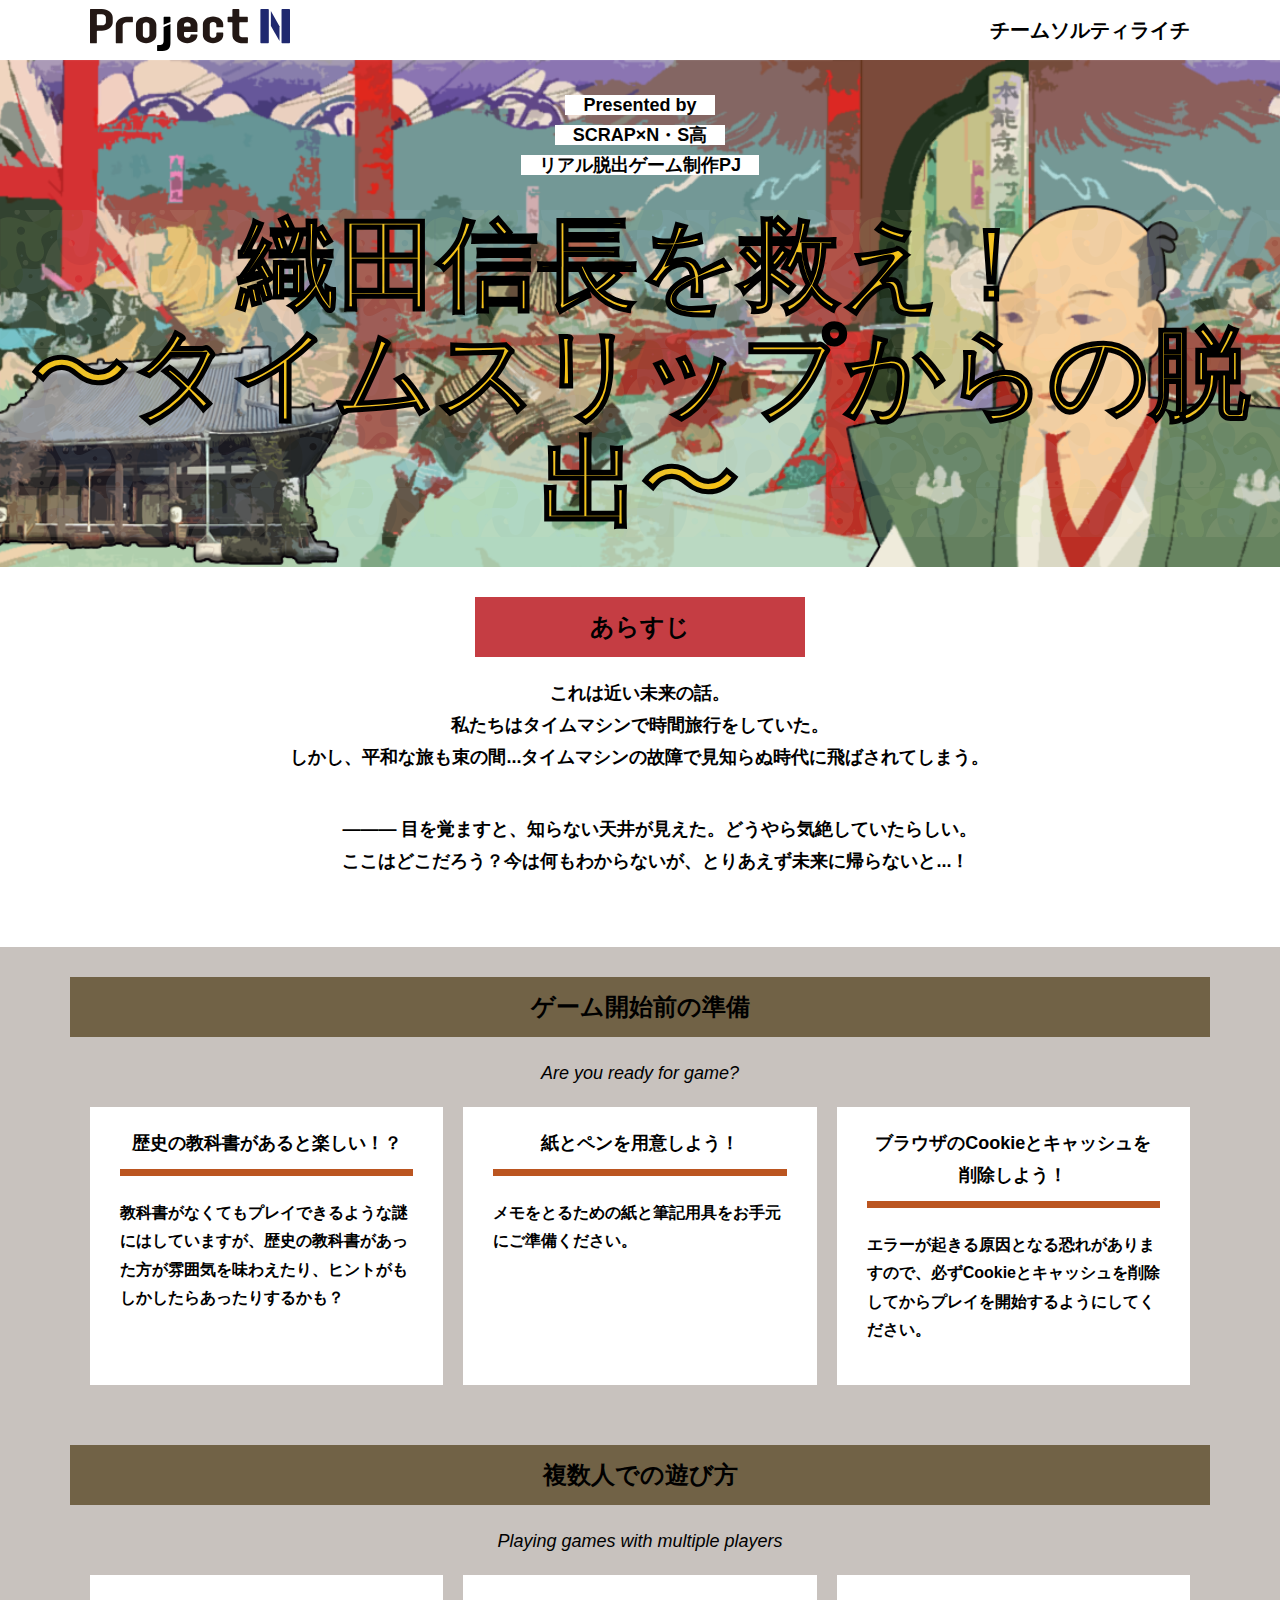
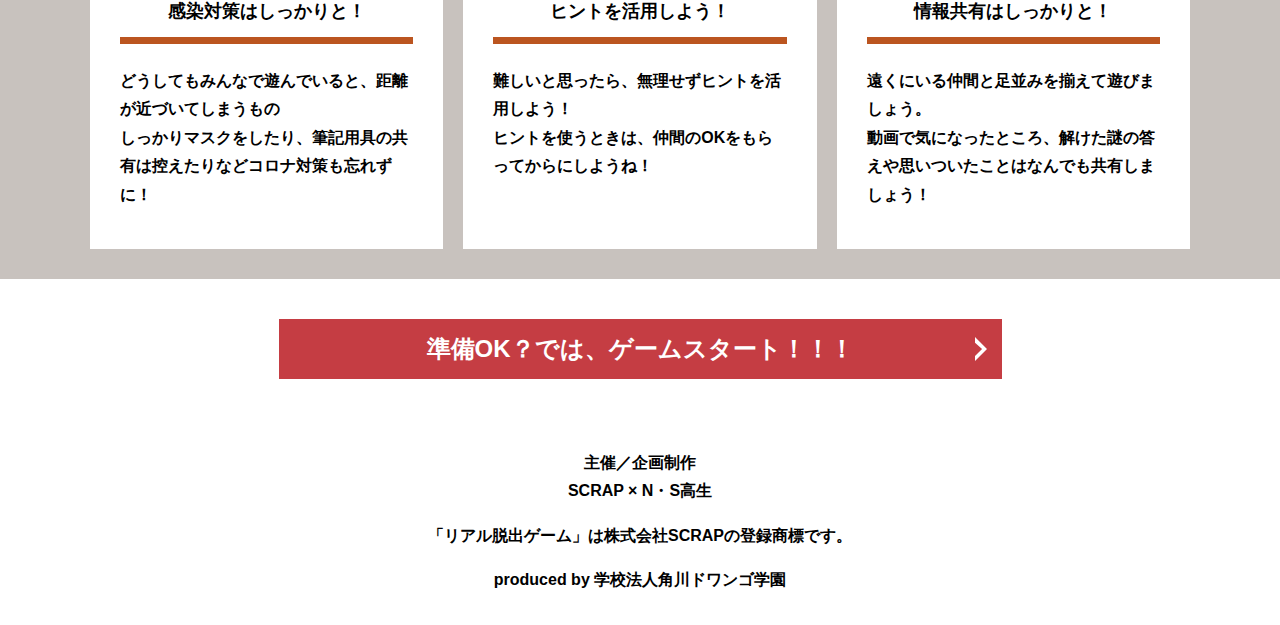
<file: index.html>
<!DOCTYPE html>
<html lang="en">
<head>
  <meta charset="UTF-8">
  <meta http-equiv="X-UA-Compatible" content="IE=edge">
  <meta name="viewport" content="width=device-width, initial-scale=1.0">
  <title>織田信長を救え！〜タイムリープからの脱出〜 │ Project N</title>
  <link rel="stylesheet" href="assets/css/normalize.css">
  <link rel="stylesheet" href="assets/css/style.css">
</head>
<body>
  <svg width="0" height="0" class="hidden">
    <symbol xmlns="http://www.w3.org/2000/svg" viewBox="0 0 12.47 24.94" id="arrow" class="arrow_svg">
      <title>arrow</title>
      <polygon points="0 24.94 0 19.66 7.35 12.47 0 5.92 0 0 12.47 12.47 0 24.94"/>
    </symbol>
  </svg>
  <header class="header">
    <div class="container">
      <div class="header__logo"><img src="assets/images/logo.svg" alt="Project N"></div>
      <div class="header__name">チームソルティライチ</div>
    </div>
  </header>
  <main class="main index-page">
    <!-- タイトルエリア　ここから -->
    <div class="top-image">
      <div class="sub-title"><span class="sub-title__bg">Presented by</span><br><span class="sub-title__bg">SCRAP×N・S高</span><br><span class="sub-title__bg">リアル脱出ゲーム制作PJ</span></div>
      <div class="main-title__wrapper">
        <h1 class="main-title">織田信長を救え！<br>〜タイムスリップからの脱出〜</h1>
<!--         <div class="main-title main-title--shadow">織田信長を救え！<br>〜タイムスリップからの脱出〜</div> -->
        <h1 class="main-title main-title--shadow">織田信長を救え！<br>〜タイムスリップからの脱出〜</h1>
      </div>
    </div>
    <!-- タイトルエリア　ここまで -->
    <section class="section section--story">
      <div class="container">
        <h2 class="section-title section-title--keycolor section-title--story">あらすじ</h2>
        <div class="story">
          <p class="text-center">これは近い未来の話。<br>
            私たちはタイムマシンで時間旅行をしていた。<br>
            しかし、平和な旅も束の間...タイムマシンの故障で見知らぬ時代に飛ばされてしまう。<br></p>

          <div class="story__note__outer bg-color--gray">
            <ul class="story__note">
              ——— 目を覚ますと、知らない天井が見えた。どうやら気絶していたらしい。<br>
              ここはどこだろう？今は何もわからないが、とりあえず未来に帰らないと...！</li>
            </ul>
          </div>
      </div>
    </section>
    <section class="section bg-color--keycolor"> 
      <div class="container">
        <h2 class="section-title">ゲーム開始前の準備</h2>
        <p class="font-eng text-center">Are you ready for game?</p>
        <div class="row">
          <div class="col-3">
            <div class="card">
              <h3 class="card__title">歴史の教科書があると楽しい！？</h3>
              <p class="card__content">教科書がなくてもプレイできるような謎にはしていますが、歴史の教科書があった方が雰囲気を味わえたり、ヒントがもしかしたらあったりするかも？</p>
            </div>
          </div>
          <div class="col-3">
            <div class="card">
              <h3 class="card__title">紙とペンを用意しよう！</h3>
              <p class="card__content">メモをとるための紙と筆記用具をお手元にご準備ください。</p>
            </div>
          </div>
          <div class="col-3">
            <div class="card">
              <h3 class="card__title">ブラウザのCookieとキャッシュを<br>削除しよう！</h3>
              <p class="card__content">エラーが起きる原因となる恐れがありますので、必ずCookieとキャッシュを削除してからプレイを開始するようにしてください。</p>
            </div>
          </div>
        </div>
      </div>
    </section>
    <section class="section bg-color--keycolor">
      <div class="container">
        <h2 class="section-title">複数人での遊び方</h2>
        <p class="font-eng text-center">Playing games with multiple players</p>
        <div class="row">
          <div class="col-3">
            <div class="card">
              <h3 class="card__title">感染対策はしっかりと！</h3>
              <p class="card__content">
                どうしてもみんなで遊んでいると、距離が近づいてしまうもの<br>
                しっかりマスクをしたり、筆記用具の共有は控えたりなどコロナ対策も忘れずに！</p>
            </div>
          </div>
          <div class="col-3">
            <div class="card">
              <h3 class="card__title">ヒントを活用しよう！</h3>
              <p class="card__content">難しいと思ったら、無理せずヒントを活用しよう！<br>
              ヒントを使うときは、仲間のOKをもらってからにしようね！</p>
            </div>
          </div>
          <div class="col-3">
            <div class="card">
              <h3 class="card__title">情報共有はしっかりと！</h3>
              <p class="card__content">遠くにいる仲間と足並みを揃えて遊びましょう。<br>
                動画で気になったところ、解けた謎の答えや思いついたことはなんでも共有しましょう！</p>
            </div>
          </div>
        </div>
      </div>
    </section>
    <section class="section">
      <div class="container">
        <a class="btn" href="main.html">準備OK？では、ゲームスタート！！！<svg class="btn__arrow"><use xlink:href="#arrow"></use></svg></a>
      </div>
    </section>
  </main>
  <footer class="footer section bg-color--gray">
    <div class="container">
      <p class="text-center">主催／企画制作<br>
        SCRAP × N・S高生</p>
      <p class="text-center">「リアル脱出ゲーム」は株式会社SCRAPの登録商標です。</p>
      <p class="text-center">produced by 学校法人角川ドワンゴ学園</p>
    </div>
  </footer>
</body>
</html>
</file>
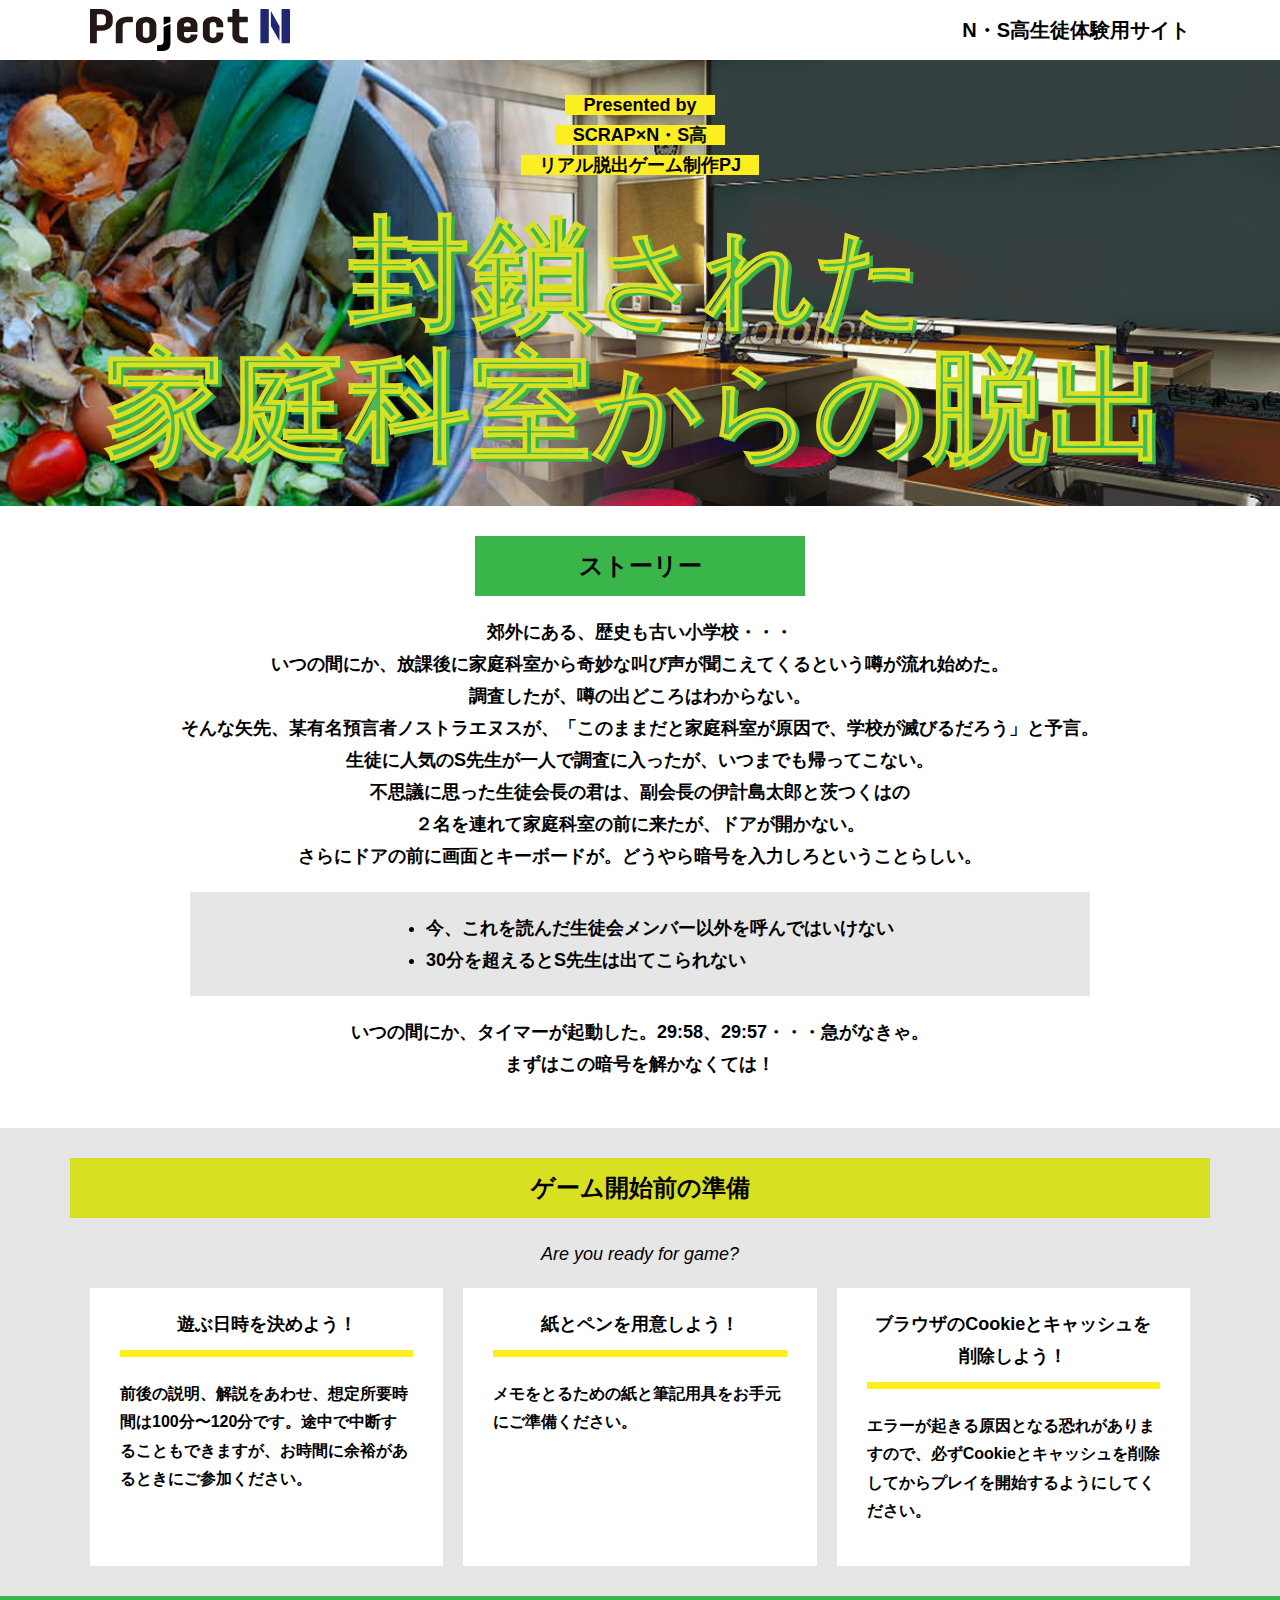
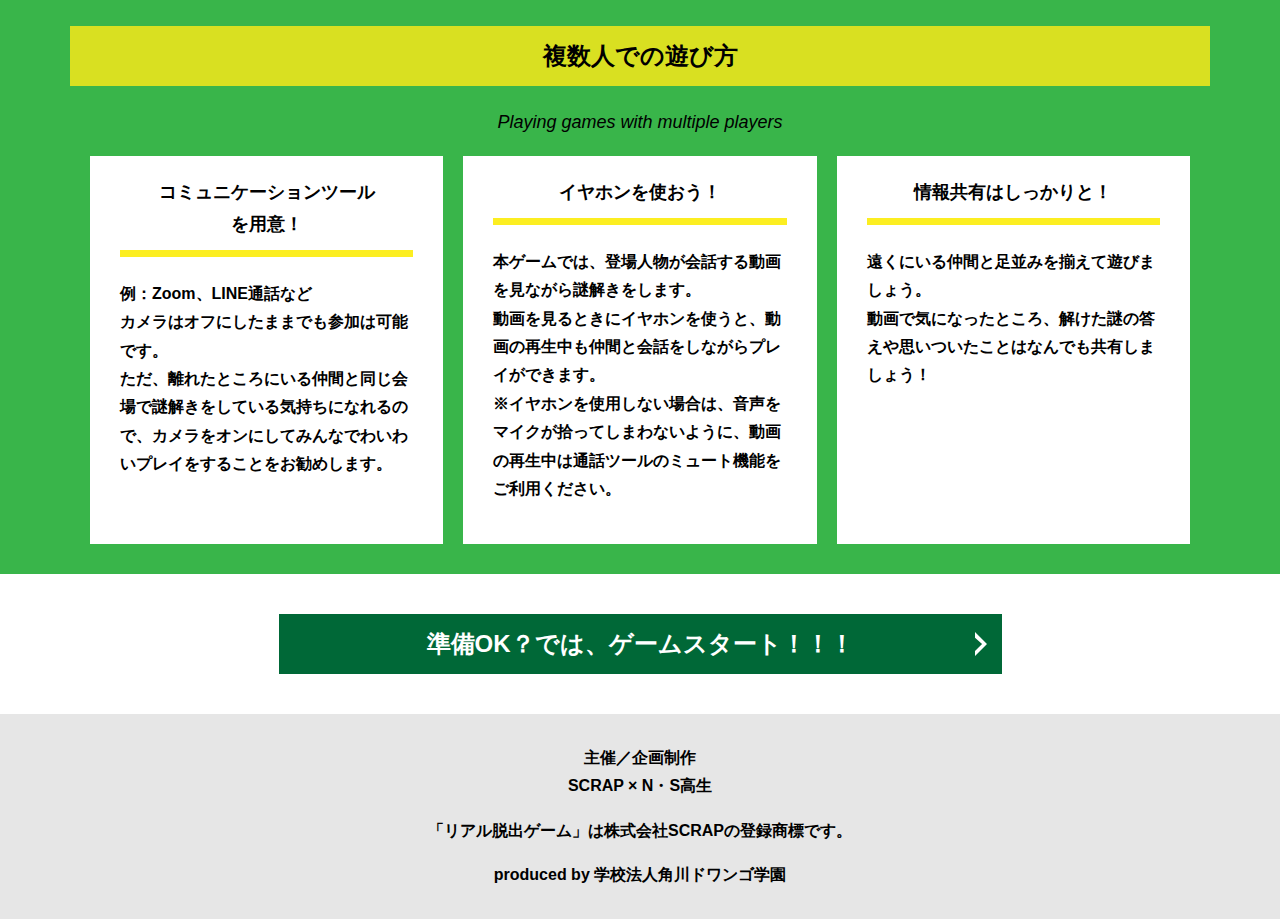
<file: real-escape-game/index.html>
<!DOCTYPE html>
<html lang="en">
<head>
  <meta charset="UTF-8">
  <meta http-equiv="X-UA-Compatible" content="IE=edge">
  <meta name="viewport" content="width=device-width, initial-scale=1.0">
  <title>封鎖された家庭科室からの脱出 │ Project N</title>
  <link rel="stylesheet" href="assets/css/normalize.css">
  <link rel="stylesheet" href="assets/css/style.css">
</head>
<body>
  <svg width="0" height="0" class="hidden">
    <symbol xmlns="http://www.w3.org/2000/svg" viewBox="0 0 12.47 24.94" id="arrow" class="arrow_svg">
      <title>arrow</title>
      <polygon points="0 24.94 0 19.66 7.35 12.47 0 5.92 0 0 12.47 12.47 0 24.94"/>
    </symbol>
  </svg>
  <header class="header">
    <div class="container">
      <div class="header__logo"><img src="assets/images/logo.svg" alt="Project N"></div>
      <div class="header__name">N・S高生徒体験用サイト</div>
    </div>
  </header>
  <main class="main index-page">
    <!-- タイトルエリア　ここから -->
    <div class="top-image">
      <div class="sub-title"><span class="sub-title__bg">Presented by</span><br><span class="sub-title__bg">SCRAP×N・S高</span><br><span class="sub-title__bg">リアル脱出ゲーム制作PJ</span></div>
      <div class="main-title__wrapper">
        <h1 class="main-title">封鎖<span class="main-title--kana">された</span><br>家庭科室<span class="main-title--kana">からの</span>脱出</h1>
        <div class="main-title main-title--shadow">封鎖<span class="main-title--kana">された</span><br>家庭科室<span class="main-title--kana">からの</span>脱出</div>
      </div>
    </div>
    <!-- タイトルエリア　ここまで -->
    <section class="section section--story">
      <div class="container">
        <h2 class="section-title section-title--keycolor section-title--story">ストーリー</h2>
        <div class="story">
          <p class="text-center">郊外にある、歴史も古い小学校・・・<br>
            いつの間にか、放課後に家庭科室から奇妙な叫び声が聞こえてくるという噂が流れ始めた。<br>
            調査したが、噂の出どころはわからない。<br>
            そんな矢先、某有名預言者ノストラエヌスが、「このままだと家庭科室が原因で、学校が滅びるだろう」と予言。<br>
            生徒に人気のS先生が一人で調査に入ったが、いつまでも帰ってこない。<br>
            不思議に思った生徒会長の君は、副会長の伊計島太郎と茨つくはの<br>
            ２名を連れて家庭科室の前に来たが、ドアが開かない。<br>
            さらにドアの前に画面とキーボードが。どうやら暗号を入力しろということらしい。</p>
          <div class="story__note__outer bg-color--gray">
            <ul class="story__note">
              <li>今、これを読んだ生徒会メンバー以外を呼んではいけない</li>
              <li>30分を超えるとS先生は出てこられない</li>
            </ul>
          </div>
          <p class="text-center">いつの間にか、タイマーが起動した。29:58、29:57・・・急がなきゃ。<br>
            まずはこの暗号を解かなくては！</p>
        </div>
      </div>
    </section>
    <section class="section bg-color--gray">
      <div class="container">
        <h2 class="section-title">ゲーム開始前の準備</h2>
        <p class="font-eng text-center">Are you ready for game?</p>
        <div class="row">
          <div class="col-3">
            <div class="card">
              <h3 class="card__title">遊ぶ日時を決めよう！</h3>
              <p class="card__content">前後の説明、解説をあわせ、想定所要時間は100分〜120分です。途中で中断することもできますが、お時間に余裕があるときにご参加ください。</p>
            </div>
          </div>
          <div class="col-3">
            <div class="card">
              <h3 class="card__title">紙とペンを用意しよう！</h3>
              <p class="card__content">メモをとるための紙と筆記用具をお手元にご準備ください。</p>
            </div>
          </div>
          <div class="col-3">
            <div class="card">
              <h3 class="card__title">ブラウザのCookieとキャッシュを<br>削除しよう！</h3>
              <p class="card__content">エラーが起きる原因となる恐れがありますので、必ずCookieとキャッシュを削除してからプレイを開始するようにしてください。</p>
            </div>
          </div>
        </div>
      </div>
    </section>
    <section class="section bg-color--keycolor">
      <div class="container">
        <h2 class="section-title">複数人での遊び方</h2>
        <p class="font-eng text-center">Playing games with multiple players</p>
        <div class="row">
          <div class="col-3">
            <div class="card">
              <h3 class="card__title">コミュニケーションツール<br>を用意！</h3>
              <p class="card__content">例：Zoom、LINE通話など<br>
                カメラはオフにしたままでも参加は可能です。<br>
                ただ、離れたところにいる仲間と同じ会場で謎解きをしている気持ちになれるので、カメラをオンにしてみんなでわいわいプレイをすることをお勧めします。</p>
            </div>
          </div>
          <div class="col-3">
            <div class="card">
              <h3 class="card__title">イヤホンを使おう！</h3>
              <p class="card__content">本ゲームでは、登場人物が会話する動画を見ながら謎解きをします。<br>
                動画を見るときにイヤホンを使うと、動画の再生中も仲間と会話をしながらプレイができます。<br>
                ※イヤホンを使用しない場合は、音声をマイクが拾ってしまわないように、動画の再生中は通話ツールのミュート機能をご利用ください。</p>
            </div>
          </div>
          <div class="col-3">
            <div class="card">
              <h3 class="card__title">情報共有はしっかりと！</h3>
              <p class="card__content">遠くにいる仲間と足並みを揃えて遊びましょう。<br>
                動画で気になったところ、解けた謎の答えや思いついたことはなんでも共有しましょう！</p>
            </div>
          </div>
        </div>
      </div>
    </section>
    <section class="section">
      <div class="container">
        <a class="btn" href="main.html">準備OK？では、ゲームスタート！！！<svg class="btn__arrow"><use xlink:href="#arrow"></use></svg></a>
      </div>
    </section>
  </main>
  <footer class="footer section bg-color--gray">
    <div class="container">
      <p class="text-center">主催／企画制作<br>
        SCRAP × N・S高生</p>
      <p class="text-center">「リアル脱出ゲーム」は株式会社SCRAPの登録商標です。</p>
      <p class="text-center">produced by 学校法人角川ドワンゴ学園</p>
    </div>
  </footer>
</body>
</html>
</file>
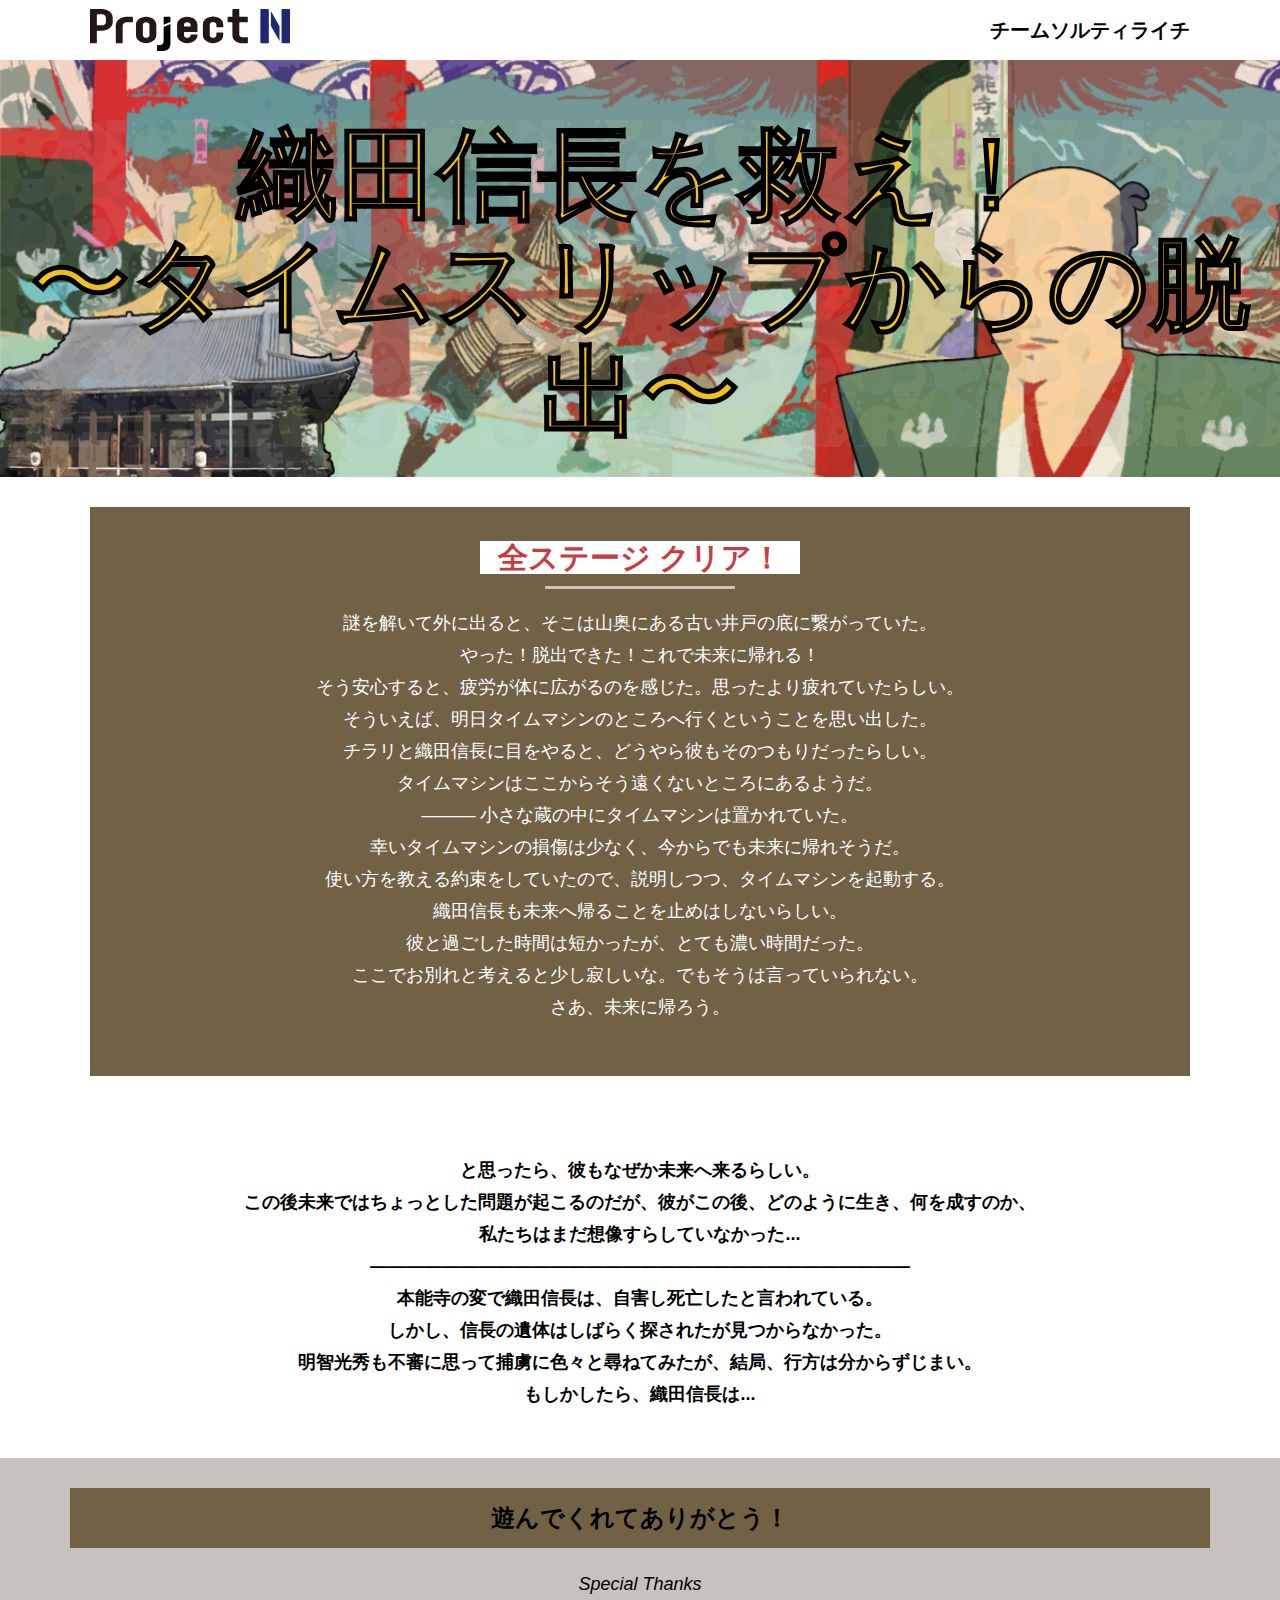
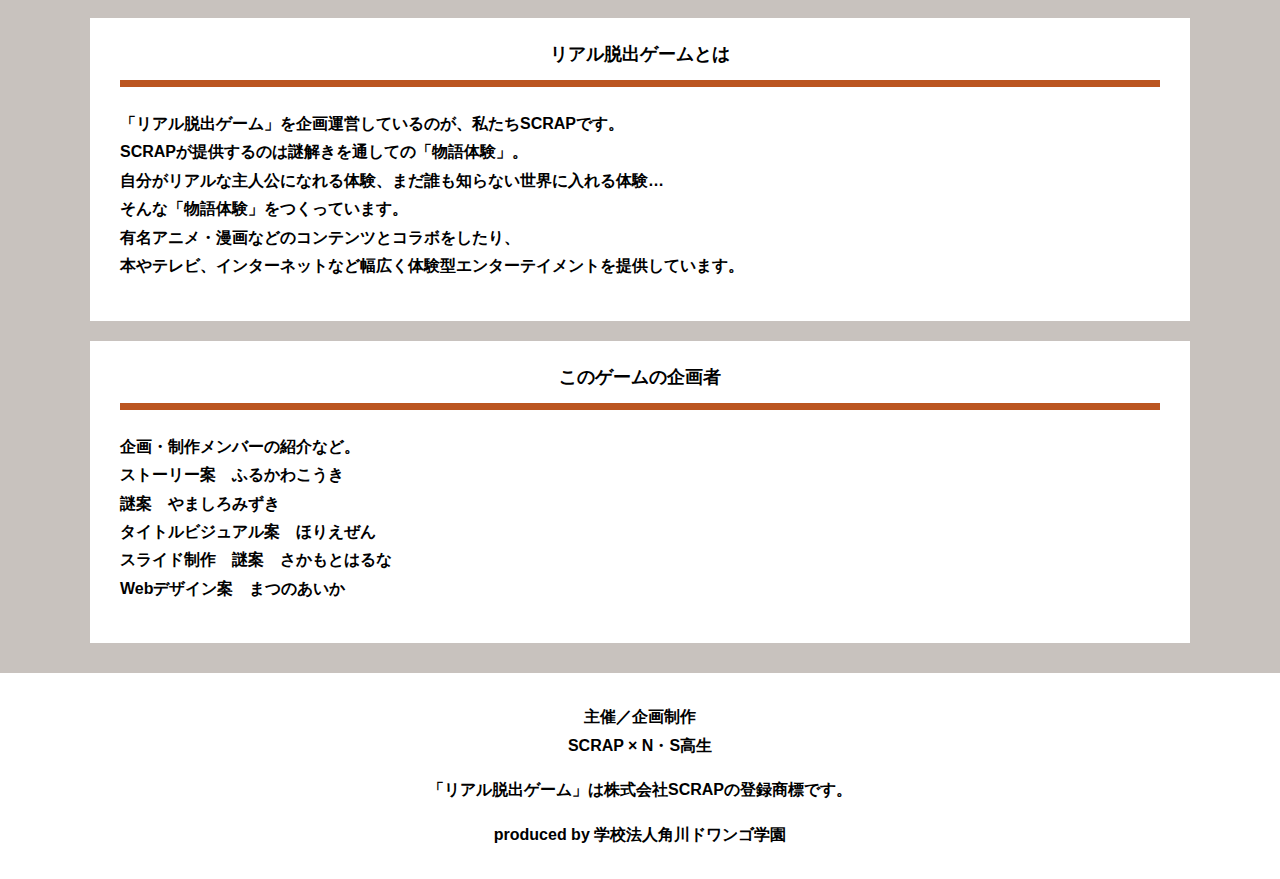
<file: final.html>
<!DOCTYPE html>
<html lang="en">
<head>
  <meta charset="UTF-8">
  <meta http-equiv="X-UA-Compatible" content="IE=edge">
  <meta name="viewport" content="width=device-width, initial-scale=1.0">
  <title>織田信長を救え！〜タイムスリップからの脱出〜 │ Project N</title>
  <link rel="stylesheet" href="assets/css/normalize.css">
  <link rel="stylesheet" href="assets/css/style.css">
</head>
<body>
  <header class="header">
    <div class="container">
      <div class="header__logo"><img src="assets/images/logo.svg" alt="Project N"></div>
      <div class="header__name">チームソルティライチ </div>
    </div>
  </header>
  <main class="main final-page">
    <!-- タイトルエリア　ここから -->
    <div class="top-image">
      <div class="main-title__wrapper">
        <h1 class="main-title">織田信長を救え！<br>〜タイムスリップからの脱出〜</h1>
        <div class="main-title main-title--shadow">織田信長を救え！<br>〜タイムスリップからの脱出〜</div>
      </div>
    </div>
    <!-- タイトルエリア　ここまで -->
    <section class="section">
      <div class="container">
        <div class="box bg-color--subcolor">
          <h2 class="section-title--border"><span class="sub-title__bg">全ステージ クリア！</span></h2>
          <p class="final_text-center">謎を解いて外に出ると、そこは山奥にある古い井戸の底に繋がっていた。<br>
            やった！脱出できた！これで未来に帰れる！<br>
            そう安心すると、疲労が体に広がるのを感じた。思ったより疲れていたらしい。<br>
            そういえば、明日タイムマシンのところへ行くということを思い出した。<br>
            チラリと織田信長に目をやると、どうやら彼もそのつもりだったらしい。<br>
            タイムマシンはここからそう遠くないところにあるようだ。<br>
            
            ——— 小さな蔵の中にタイムマシンは置かれていた。<br>
            幸いタイムマシンの損傷は少なく、今からでも未来に帰れそうだ。<br>
            使い方を教える約束をしていたので、説明しつつ、タイムマシンを起動する。<br>
            織田信長も未来へ帰ることを止めはしないらしい。<br>
            彼と過ごした時間は短かったが、とても濃い時間だった。<br>
            ここでお別れと考えると少し寂しいな。でもそうは言っていられない。<br>
            さあ、未来に帰ろう。<br>
            </p>
        </div>
      </div>
    </section>
    <section class="section">
      <div class="container">
        <p class="text-center">と思ったら、彼もなぜか未来へ来るらしい。<br>
          この後未来ではちょっとした問題が起こるのだが、彼がこの後、どのように生き、何を成すのか、<br>
          私たちはまだ想像すらしていなかった...<br>
          
          ——————————————————————————————<br>
          本能寺の変で織田信長は、自害し死亡したと言われている。<br>
          しかし、信長の遺体はしばらく探されたが見つからなかった。<br>
          明智光秀も不審に思って捕虜に色々と尋ねてみたが、結局、行方は分からずじまい。<br>
          もしかしたら、織田信長は...<br>
           </p>
      </div>
    </section>
    <section class="section bg-color--keycolor">
      <div class="container">
        <h2 class="section-title">遊んでくれてありがとう！</h2>
        <p class="font-eng text-center">Special Thanks</p>
        <div class="row">
          <div class="col-2">
            <div class="card">
              <h3 class="card__title">リアル脱出ゲームとは</h3>
              <p class="card__content">「リアル脱出ゲーム」を企画運営しているのが、私たちSCRAPです。<br>
                SCRAPが提供するのは謎解きを通しての「物語体験」。<br>
                自分がリアルな主人公になれる体験、まだ誰も知らない世界に入れる体験…<br>
                そんな「物語体験」をつくっています。<br>
                有名アニメ・漫画などのコンテンツとコラボをしたり、<br>
                本やテレビ、インターネットなど幅広く体験型エンターテイメントを提供しています。<br></p>
            </div>
          </div>
          <div class="col-2">
            <div class="card">
              <h3 class="card__title">このゲームの企画者</h3>
              <p class="card__content">企画・制作メンバーの紹介など。<br>
                ストーリー案　ふるかわこうき<br>
                謎案　やましろみずき<br>
                タイトルビジュアル案　ほりえぜん<br>
                スライド制作　謎案　さかもとはるな<br>
                Webデザイン案　まつのあいか<br>
                </p>
            </div>
          </div>
        </div>
      </div>
    </section>
  </main>
  <footer class="footer section bg-color--gray">
    <div class="container">
      <p class="text-center">主催／企画制作<br>
        SCRAP × N・S高生</p>
      <p class="text-center">「リアル脱出ゲーム」は株式会社SCRAPの登録商標です。</p>
      <p class="text-center">produced by 学校法人角川ドワンゴ学園</p>
    </div>
  </footer>
</body>
</html>
</file>
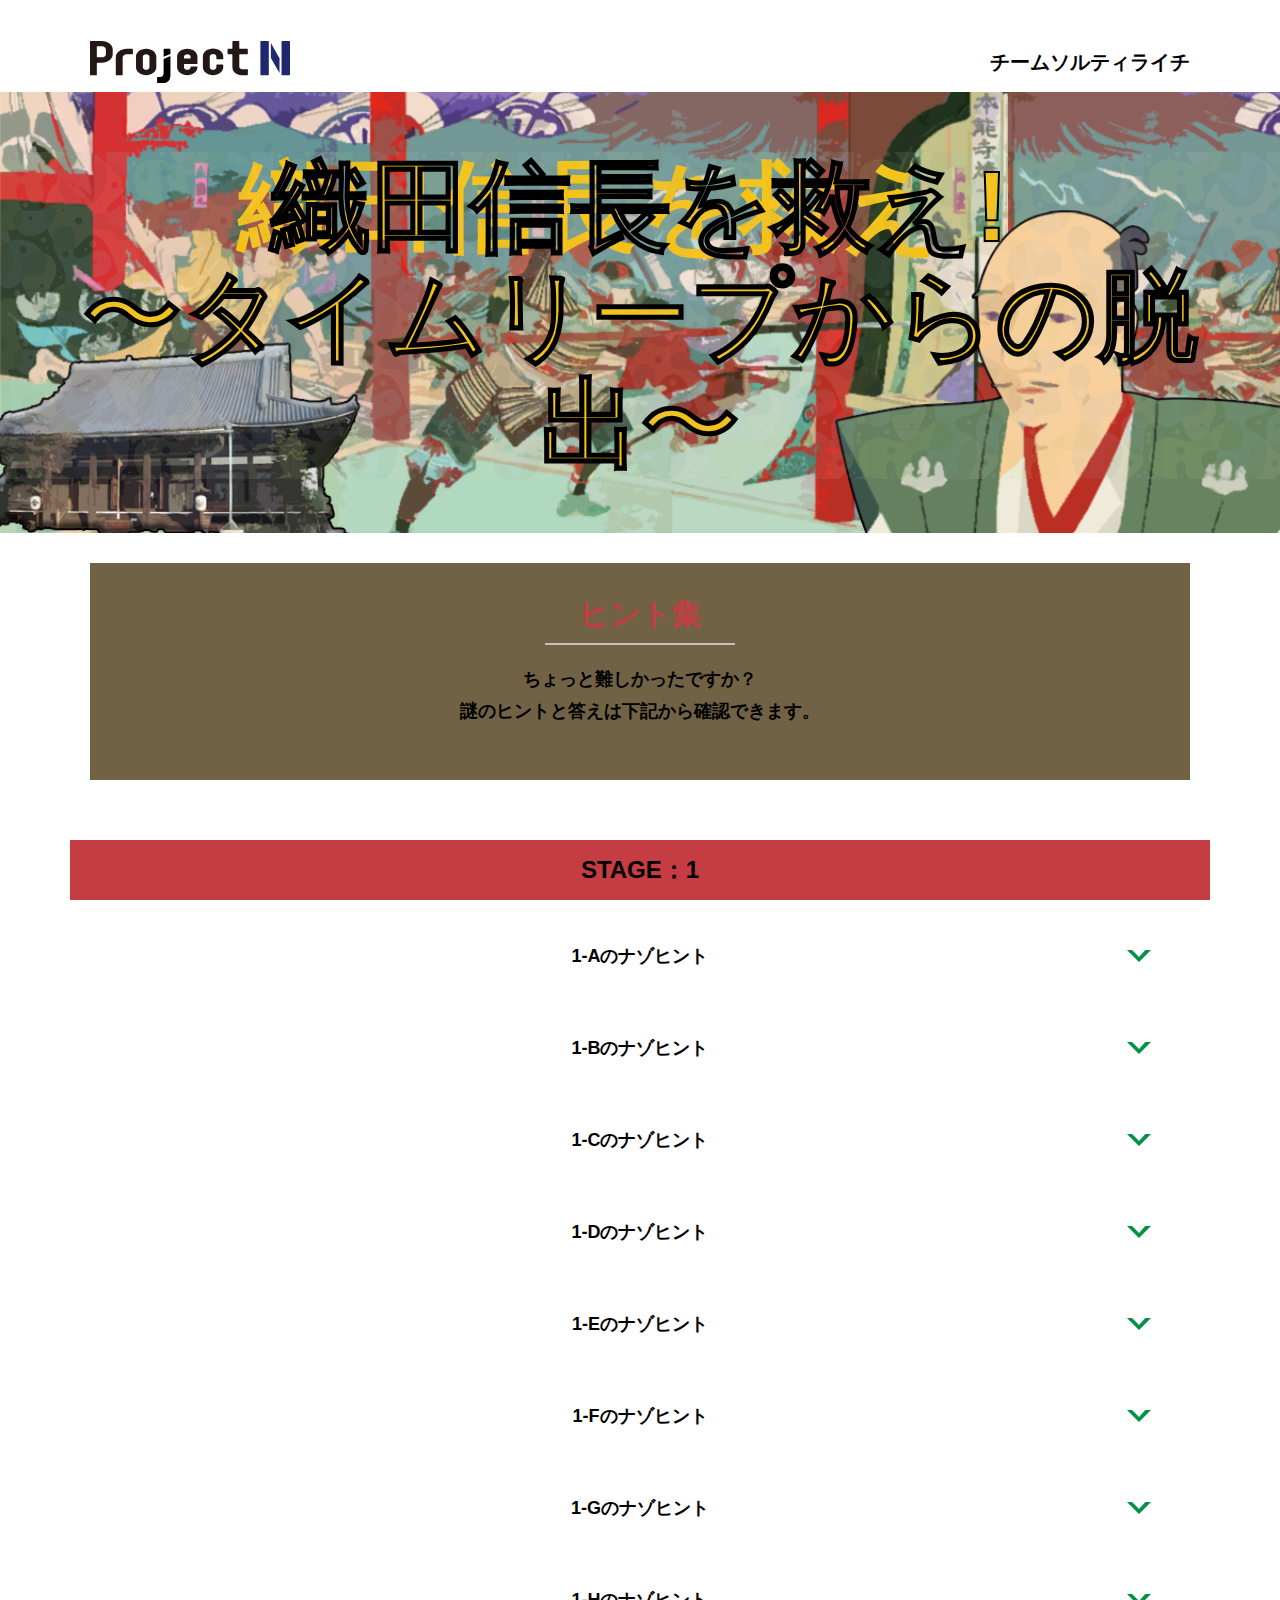
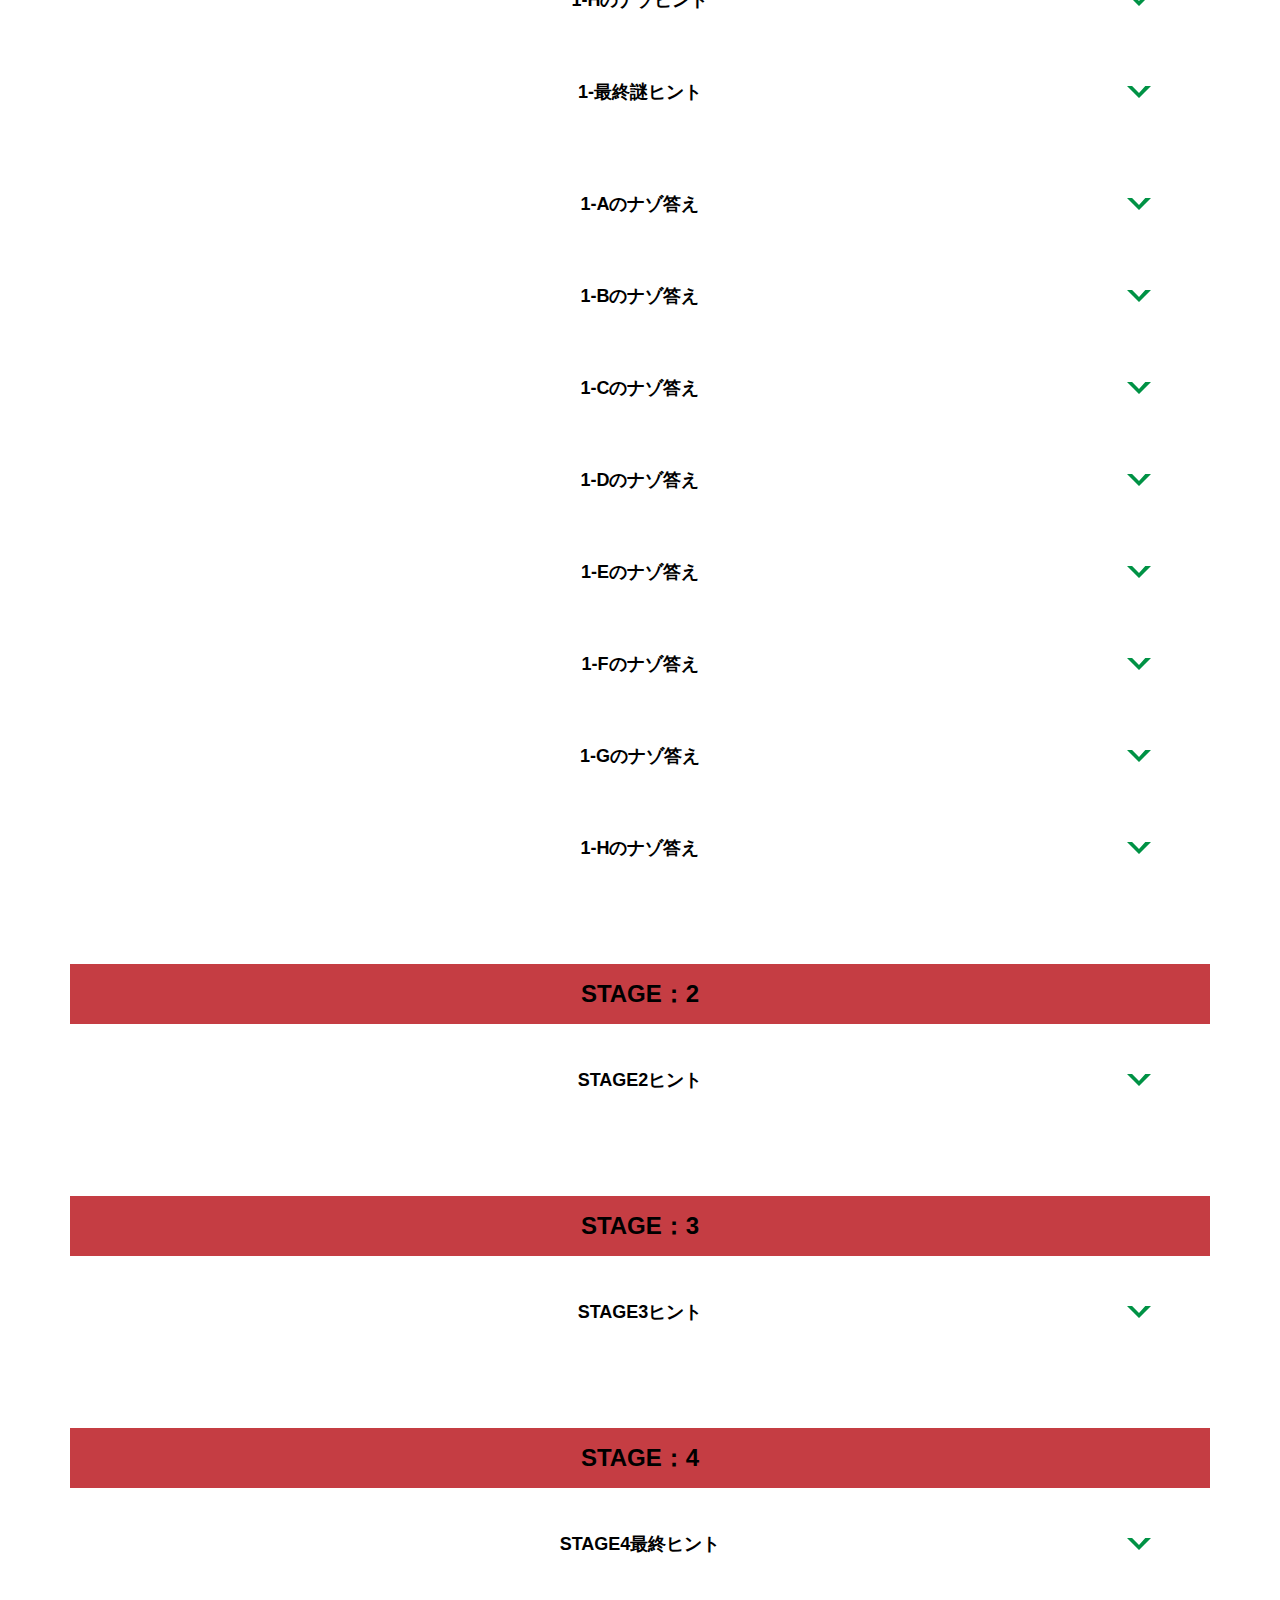
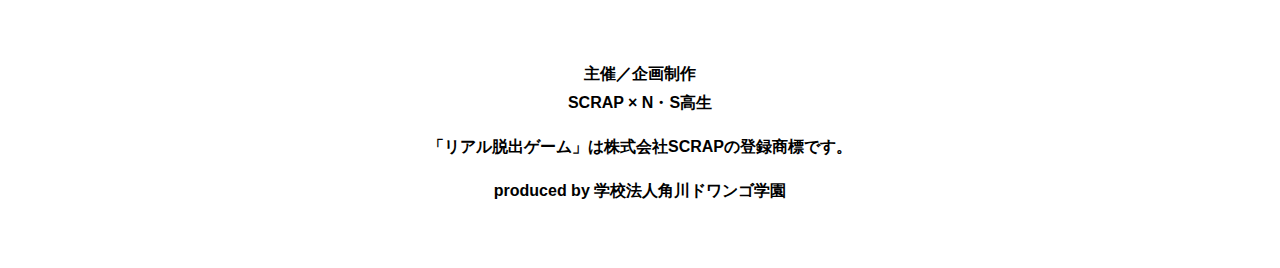
<file: hint.html>
<!DOCTYPE html>
<html lang="en">
​
<head>
  <meta charset="UTF-8">
  <meta http-equiv="X-UA-Compatible" content="IE=edge">
  <meta name="viewport" content="width=device-width, initial-scale=1.0">
  <title>ヒント │ 織田信長を救え！〜タイムスリップからの脱出〜 │ Project N</title>
  <link rel="stylesheet" href="assets/css/normalize.css">
  <link rel="stylesheet" href="assets/css/style.css">
</head>
​
<body>
  <svg width="0" height="0" class="hidden">
    <symbol xmlns="http://www.w3.org/2000/svg" viewBox="0 0 12.47 24.94" id="arrow" class="arrow_svg">
      <title>arrow</title>
      <polygon points="0 24.94 0 19.66 7.35 12.47 0 5.92 0 0 12.47 12.47 0 24.94" />
    </symbol>
  </svg>
  <header class="header">
    <div class="container">
      <div class="header__logo"><img src="assets/images/logo.svg" alt="Project N"></div>
      <div class="header__name">チームソルティライチ </div>
    </div>
  </header>
  <main class="main hint-page">
    <!-- タイトルエリア　ここから -->
    <div class="top-image">
      <div class="main-title__wrapper">
        <h1 class="main-title">織田信長を救え！<br>〜タイムリープからの脱出〜<h1>
            <div class="main-title main-title--shadow">織田信長を救え!<br>〜タイムリープからの脱出〜</div>
      </div>
    </div>
    <!-- タイトルエリア　ここまで -->
    <section class="section">
      <div class="container">
        <div class="box bg-color--subcolor">
          <h2 class="section-title--border">ヒント集</h2>
          <p class="text-center">ちょっと難しかったですか？<br>
            謎のヒントと答えは下記から確認できます。</p>
        </div>
      </div>
    </section>
    <!-- STAGE1ヒント　ここから -->
    <section id="stage1" class="section bg-color--gray">
      <div class="container">
        <h2 class="section-title section-title--keycolor">STAGE：1</h2>
        <div class="row">
          <div class="col-2">
            <div class="card">
              <h3 class="card__title">1-Aのナゾヒント<svg class="card__arrow">
                  <use xlink:href="#arrow"></use>
                </svg></h3>
              <p class="card__content">漢字の部位に注目してみよう！「加」から「ロ」の部分を引いたら…？</p>
            </div>
            <div class="card">
              <h3 class="card__title">1-Bのナゾヒント<svg class="card__arrow">
                  <use xlink:href="#arrow"></use>
                </svg></h3>
              <p class="card__content">マス目は50音表のよう。一番右上が「あ」で、最後のマスの②が「ん」になると…？</p>
            </div>
            <div class="card">
              <h3 class="card__title">1-Cのナゾヒント<svg class="card__arrow">
                  <use xlink:href="#arrow"></use>
                </svg></h3>
              <p class="card__content">4はしと読む、9はく、きゅうと読む。左の言葉からの数字の読み方を消すと…？</p>
            </div>
            <div class="card">
              <h3 class="card__title">1-Dのナゾヒント<svg class="card__arrow">
                  <use xlink:href="#arrow"></use>
                </svg></h3>
              <p class="card__content">左の図の、赤、黄、青、紫をぬると「F」が出てくる。色に従って左の図をぬってみよう。</p>
            </div>
            <div class="card">
              <h3 class="card__title">1-Eのナゾヒント<svg class="card__arrow">
                  <use xlink:href="#arrow"></use>
                </svg></h3>
              <p class="card__content">とんぼは3文字。たこは2文字。メロンパンは5文字。絵の数に対応させると…？</p>
            </div>
            <div class="card">
              <h3 class="card__title">1-Fのナゾヒント<svg class="card__arrow">
                  <use xlink:href="#arrow"></use>
                </svg></h3>
              <p class="card__content">小麦粉の、こ、むは見つけられたかな？「ぎ」はいったいどこにあるのだろう？<br>問題の中をよくよくみてみよう。</p>
            </div>
            <div class="card">
              <h3 class="card__title">1-Gのナゾヒント<svg class="card__arrow">
                  <use xlink:href="#arrow"></use>
                </svg></h3>
              <p class="card__content">「ざる」のイラストが半分に割れて、真ん中に「える」という文字が入っているね。</p>
            </div>
            <div class="card">
              <h3 class="card__title">1-Hのナゾヒント<svg class="card__arrow">
                  <use xlink:href="#arrow"></use>
                </svg></h3>
              <p class="card__content">文字の中をよくみてみると、「ぞう」がいる…。他に2つの動物が隠れているよ。</p>
            </div>
            <div class="card">
              <h3 class="card__title">1-最終謎ヒント<svg class="card__arrow">
                  <use xlink:href="#arrow"></use>
                </svg></h3>
              <p class="card__content">A~Hのナゾを解いて、マスに当てはめてみよう！！</p>
            </div>
          </div>
          <div class="col-2">
            <div class="card">
              <h3 class="card__title">1-Aのナゾ答え<svg class="card__arrow">
                  <use xlink:href="#arrow"></use>
                </svg></h3>
              <p class="card__content">かたな</p>
            </div>
            <div class="card">
              <h3 class="card__title">1-Bのナゾ答え<svg class="card__arrow">
                  <use xlink:href="#arrow"></use>
                </svg></h3>
              <p class="card__content">こんぺいとう</p>
            </div>
            <div class="card">
              <h3 class="card__title">1-Cのナゾ答え<svg class="card__arrow">
                  <use xlink:href="#arrow"></use>
                </svg></h3>
              <p class="card__content">たばこ</p>
            </div>
            <div class="card">
              <h3 class="card__title">1-Dのナゾ答え<svg class="card__arrow">
                  <use xlink:href="#arrow"></use>
                </svg></h3>
              <p class="card__content">ぱん</p>
            </div>
            <div class="card">
              <h3 class="card__title">1-Eのナゾ答え<svg class="card__arrow">
                  <use xlink:href="#arrow"></use>
                </svg></h3>
              <p class="card__content">ぼたん</p>
            </div>
            <div class="card">
              <h3 class="card__title">1-Fのナゾ答え<svg class="card__arrow">
                  <use xlink:href="#arrow"></use>
                </svg></h3>
              <p class="card__content">てっぽう<br>　</p>
            </div>
            <div class="card">
              <h3 class="card__title">1-Gのナゾ答え<svg class="card__arrow">
                  <use xlink:href="#arrow"></use>
                </svg></h3>
              <p class="card__content">ざびえる</p>
            </div>
            <div class="card">
              <h3 class="card__title">1-Hのナゾ答え<svg class="card__arrow">
                  <use xlink:href="#arrow"></use>
                </svg></h3>
              <p class="card__content">きいと</p>
            </div>
          </div>
​
        </div>
      </div>
      </div>
    </section>
    <!-- STAGE1ヒント　ここまで -->
    <!-- STAGE2ヒント　ここから -->
    <section id="stage2" class="section bg-color--gray">
      <div class="container">
        <h2 class="section-title section-title--keycolor">STAGE：2</h2>
        <div class="row">
          <div class="col-2">
            <div class="card">
              <h3 class="card__title">STAGE2ヒント<svg class="card__arrow">
                  <use xlink:href="#arrow"></use>
                </svg></h3>
              <p class="card__content">記号の順番通りにSTRATからGOALまで行ってみよう。<br>通る記号は一つずつで大丈夫だよ。</p>
            </div>
          </div>
        </div>
      </div>
    </section>
    <!-- STAGE2ヒント　ここまで -->
    <!-- STAGE3ヒント　ここから -->
    <section id="stage3" class="section bg-color--gray">
      <div class="container">
        <h2 class="section-title section-title--keycolor">STAGE：3</h2>
        <div class="row">
          <div class="col-2">
            <div class="card">
              <h3 class="card__title">STAGE3ヒント<svg class="card__arrow">
                  <use xlink:href="#arrow"></use>
                </svg></h3>
              <p class="card__content">昔の横書きの文章は見たことあるかな？もしなかったら調べてみよう！</p>
            </div>
          </div>
        </div>
      </div>
    </section>
    <!-- STAGE3ヒント　ここまで -->
    <!-- STAGE4ヒント　ここから -->
    <section id="stage4" class="section bg-color--gray">
      <div class="container">
        <h2 class="section-title section-title--keycolor">STAGE：4</h2>
        <div class="row">
          <div class="col-2">
            <div class="card">
              <h3 class="card__title">STAGE4最終ヒント<svg class="card__arrow">
                  <use xlink:href="#arrow"></use>
                </svg></h3>
              <p class="card__content">漢字の部位の足し算引き算。木と一を合わせると本になるね。</p>
            </div>
          </div>
        </div>
      </div>
    </section>
    <!-- STAGE4ヒント　ここまで -->
  </main>
  <footer class="footer section bg-color--gray">
    <div class="container">
      <p class="text-center">主催／企画制作<br>
        SCRAP × N・S高生</p>
      <p class="text-center">「リアル脱出ゲーム」は株式会社SCRAPの登録商標です。</p>
      <p class="text-center">produced by 学校法人角川ドワンゴ学園</p>
    </div>
  </footer>
  <script src="assets/js/hint.js"></script>
</body>
​
</html>
</file>
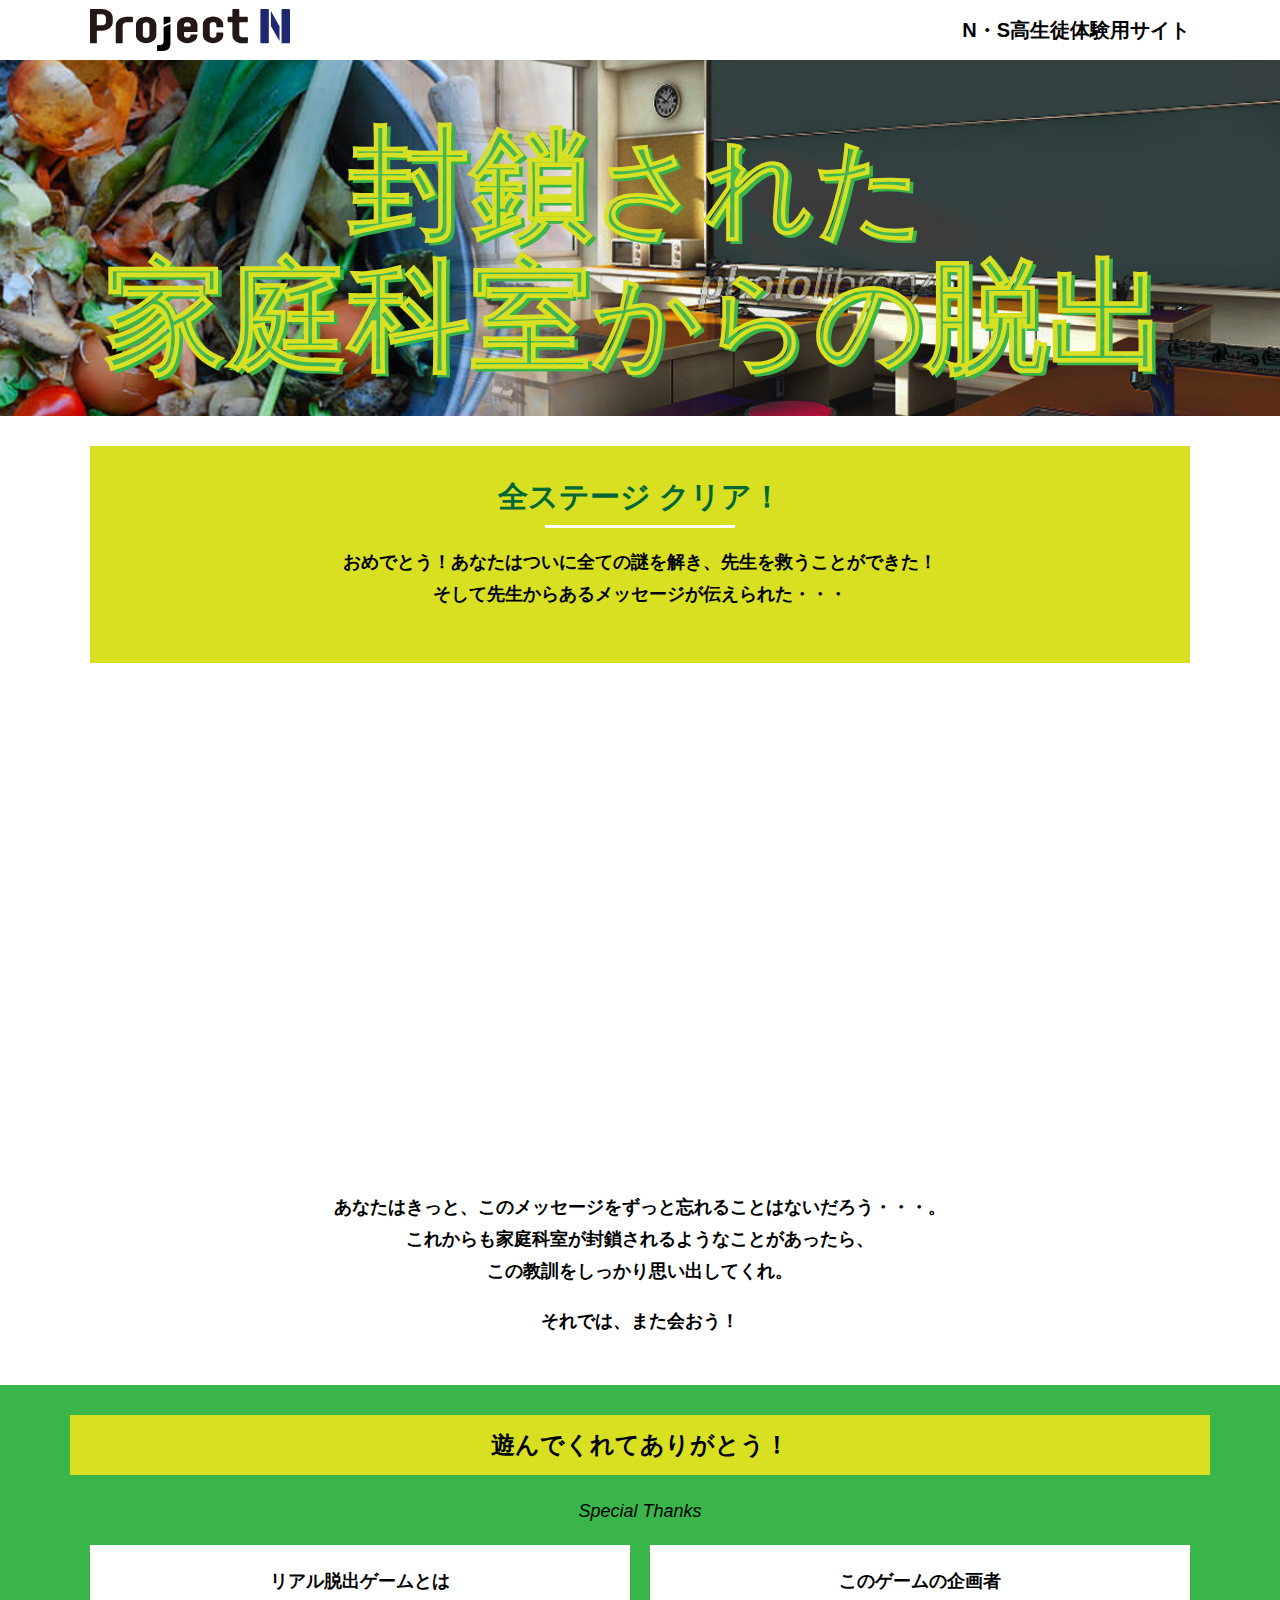
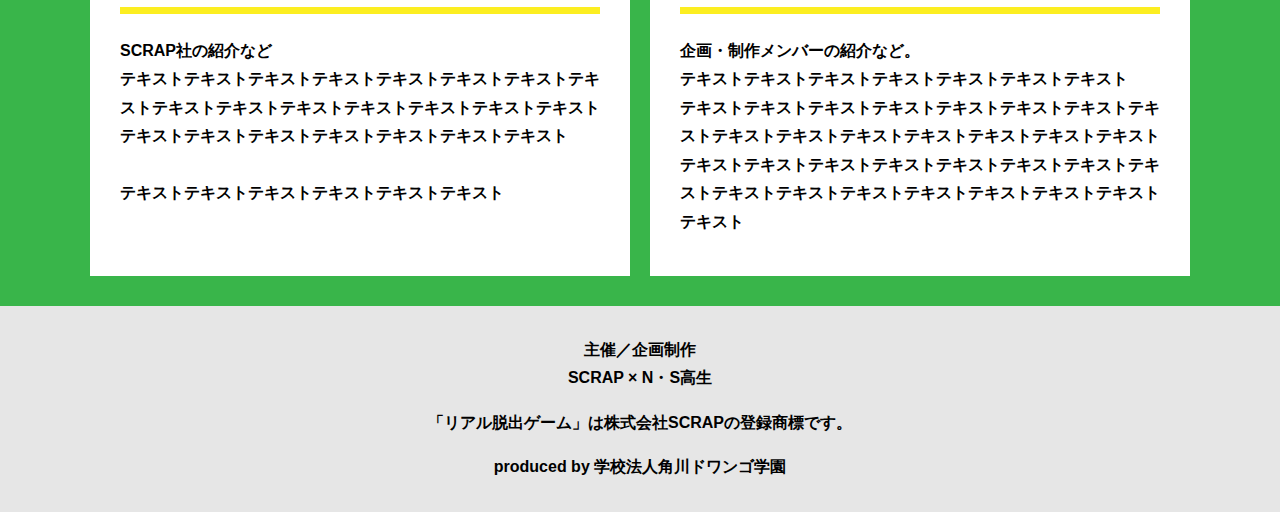
<file: real-escape-game/final.html>
<!DOCTYPE html>
<html lang="en">
<head>
  <meta charset="UTF-8">
  <meta http-equiv="X-UA-Compatible" content="IE=edge">
  <meta name="viewport" content="width=device-width, initial-scale=1.0">
  <title>封鎖された家庭科室からの脱出 │ Project N</title>
  <link rel="stylesheet" href="assets/css/normalize.css">
  <link rel="stylesheet" href="assets/css/style.css">
</head>
<body>
  <header class="header">
    <div class="container">
      <div class="header__logo"><img src="assets/images/logo.svg" alt="Project N"></div>
      <div class="header__name">N・S高生徒体験用サイト</div>
    </div>
  </header>
  <main class="main final-page">
    <!-- タイトルエリア　ここから -->
    <div class="top-image">
      <div class="main-title__wrapper">
        <h1 class="main-title">封鎖<span class="main-title--kana">された</span><br>家庭科室<span class="main-title--kana">からの</span>脱出</h1>
        <div class="main-title main-title--shadow">封鎖<span class="main-title--kana">された</span><br>家庭科室<span class="main-title--kana">からの</span>脱出</div>
      </div>
    </div>
    <!-- タイトルエリア　ここまで -->
    <section class="section">
      <div class="container">
        <div class="box bg-color--subcolor">
          <h2 class="section-title--border">全ステージ クリア！</h2>
          <p class="text-center">おめでとう！あなたはついに全ての謎を解き、先生を救うことができた！<br>
            そして先生からあるメッセージが伝えられた・・・</p>
        </div>
      </div>
    </section>
    <section class="section">
      <div class="container">
        <div class="youtube__container">
          <div class="youtube">
            <iframe width="560" height="315" src="https://www.youtube.com/embed/IRyJe-0Uie0?controls=0" title="YouTube video player" frameborder="0" allow="accelerometer; autoplay; clipboard-write; encrypted-media; gyroscope; picture-in-picture" allowfullscreen></iframe>
          </div>
        </div>
        <p class="text-center">あなたはきっと、このメッセージをずっと忘れることはないだろう・・・。<br>
          これからも家庭科室が封鎖されるようなことがあったら、<br>
          この教訓をしっかり思い出してくれ。</p>
        <p class="text-center">それでは、また会おう！</p>
      </div>
    </section>
    <section class="section bg-color--keycolor">
      <div class="container">
        <h2 class="section-title">遊んでくれてありがとう！</h2>
        <p class="font-eng text-center">Special Thanks</p>
        <div class="row">
          <div class="col-2">
            <div class="card">
              <h3 class="card__title">リアル脱出ゲームとは</h3>
              <p class="card__content">SCRAP社の紹介など<br>
                テキストテキストテキストテキストテキストテキストテキストテキストテキストテキストテキストテキストテキストテキストテキストテキストテキストテキストテキストテキストテキストテキスト<br>
                <br>
                テキストテキストテキストテキストテキストテキスト</p>
            </div>
          </div>
          <div class="col-2">
            <div class="card">
              <h3 class="card__title">このゲームの企画者</h3>
              <p class="card__content">企画・制作メンバーの紹介など。<br>
                テキストテキストテキストテキストテキストテキストテキスト<br>
                テキストテキストテキストテキストテキストテキストテキストテキストテキストテキストテキストテキストテキストテキストテキストテキストテキストテキストテキストテキストテキストテキストテキストテキストテキストテキストテキストテキストテキストテキストテキスト</p>
            </div>
          </div>
        </div>
      </div>
    </section>
  </main>
  <footer class="footer section bg-color--gray">
    <div class="container">
      <p class="text-center">主催／企画制作<br>
        SCRAP × N・S高生</p>
      <p class="text-center">「リアル脱出ゲーム」は株式会社SCRAPの登録商標です。</p>
      <p class="text-center">produced by 学校法人角川ドワンゴ学園</p>
    </div>
  </footer>
</body>
</html>
</file>
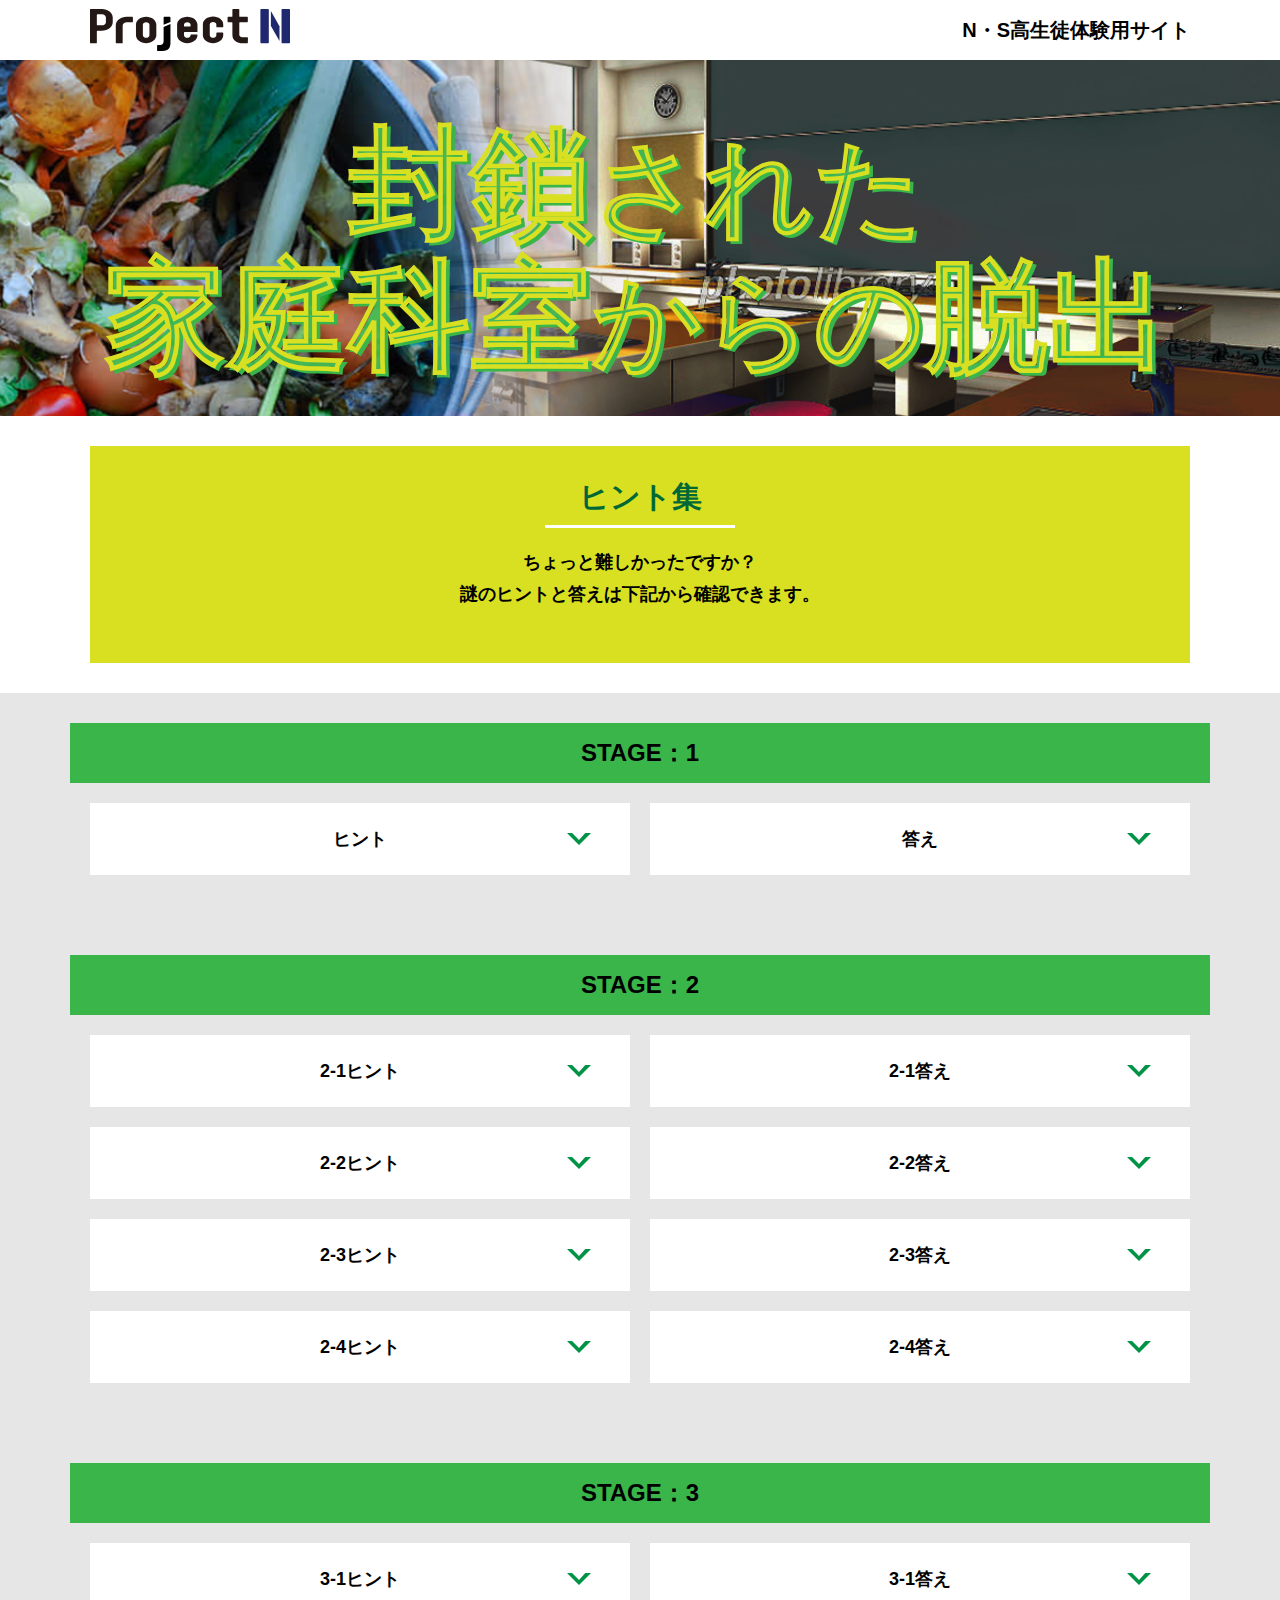
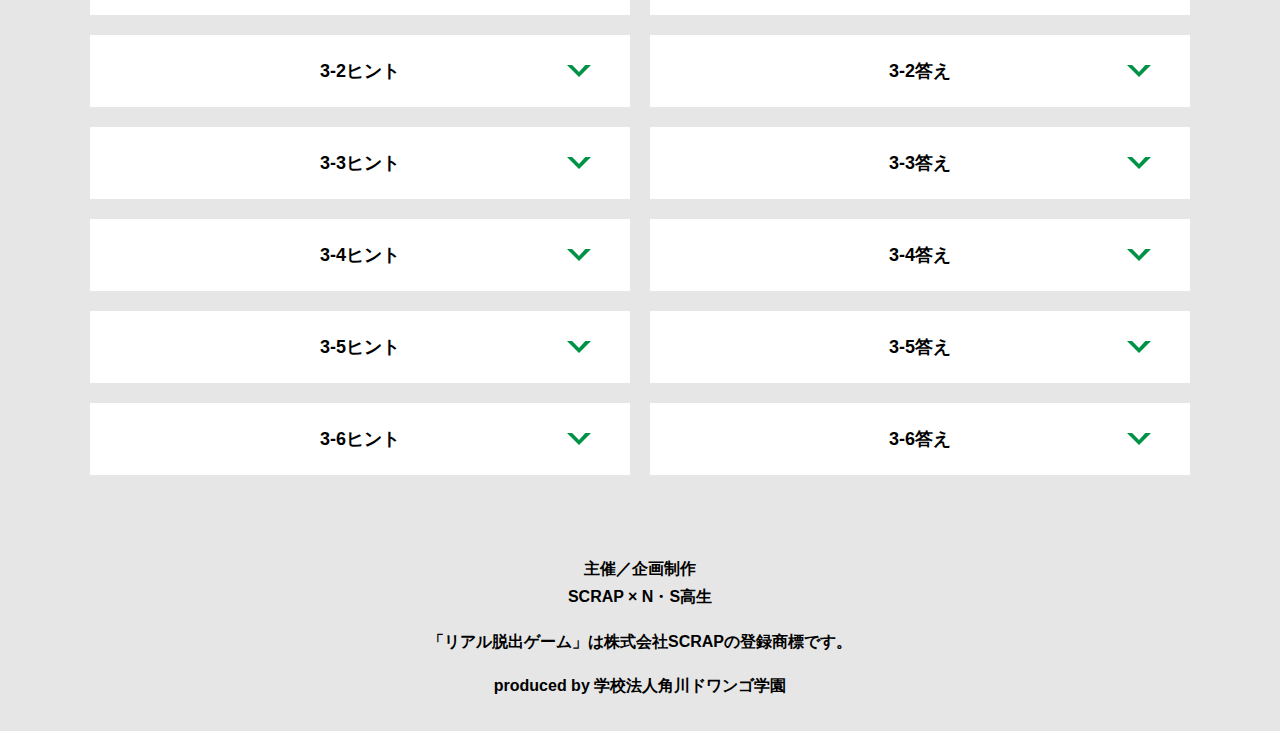
<file: real-escape-game/hint.html>
<!DOCTYPE html>
<html lang="en">
<head>
  <meta charset="UTF-8">
  <meta http-equiv="X-UA-Compatible" content="IE=edge">
  <meta name="viewport" content="width=device-width, initial-scale=1.0">
  <title>ヒント │ 封鎖された家庭科室からの脱出 │ Project N</title>
  <link rel="stylesheet" href="assets/css/normalize.css">
  <link rel="stylesheet" href="assets/css/style.css">
</head>
<body>
  <svg width="0" height="0" class="hidden">
    <symbol xmlns="http://www.w3.org/2000/svg" viewBox="0 0 12.47 24.94" id="arrow" class="arrow_svg">
      <title>arrow</title>
      <polygon points="0 24.94 0 19.66 7.35 12.47 0 5.92 0 0 12.47 12.47 0 24.94"/>
    </symbol>
  </svg>
  <header class="header">
    <div class="container">
      <div class="header__logo"><img src="assets/images/logo.svg" alt="Project N"></div>
      <div class="header__name">N・S高生徒体験用サイト</div>
    </div>
  </header>
  <main class="main hint-page">
    <!-- タイトルエリア　ここから -->
    <div class="top-image">
      <div class="main-title__wrapper">
        <h1 class="main-title">封鎖<span class="main-title--kana">された</span><br>家庭科室<span class="main-title--kana">からの</span>脱出</h1>
        <div class="main-title main-title--shadow">封鎖<span class="main-title--kana">された</span><br>家庭科室<span class="main-title--kana">からの</span>脱出</div>
      </div>
    </div>
    <!-- タイトルエリア　ここまで -->
    <section class="section">
      <div class="container">
        <div class="box bg-color--subcolor">
          <h2 class="section-title--border">ヒント集</h2>
          <p class="text-center">ちょっと難しかったですか？<br>
            謎のヒントと答えは下記から確認できます。</p>
        </div>
      </div>
    </section>
    <!-- STAGE1ヒント　ここから -->
    <section id="stage1" class="section bg-color--gray">
      <div class="container">
        <h2 class="section-title section-title--keycolor">STAGE：1</h2>
        <div class="row">
          <div class="col-2">
            <div class="card">
              <h3 class="card__title">ヒント<svg class="card__arrow"><use xlink:href="#arrow"></use></svg></h3>
              <p class="card__content">動画を最後までみてみよう！</p>
            </div>
          </div>
          <div class="col-2">
            <div class="card">
              <h3 class="card__title">答え<svg class="card__arrow"><use xlink:href="#arrow"></use></svg></h3>
              <p class="card__content">あああ</p>
            </div>
          </div>
        </div>
      </div>
    </section>
    <!-- STAGE1ヒント　ここまで -->
    <!-- STAGE2ヒント　ここから -->
    <section id="stage2" class="section bg-color--gray">
      <div class="container">
        <h2 class="section-title section-title--keycolor">STAGE：2</h2>
        <div class="row">
          <div class="col-2">
            <div class="card">
              <h3 class="card__title">2-1ヒント<svg class="card__arrow"><use xlink:href="#arrow"></use></svg></h3>
              <p class="card__content">テキストテキストテキストテキストテキスト</p>
            </div>
            <div class="card">
              <h3 class="card__title">2-2ヒント<svg class="card__arrow"><use xlink:href="#arrow"></use></svg></h3>
              <p class="card__content">テキストテキストテキストテキストテキストテキストテキストテキストテキストテキスト</p>
            </div>
            <div class="card">
              <h3 class="card__title">2-3ヒント<svg class="card__arrow"><use xlink:href="#arrow"></use></svg></h3>
              <p class="card__content">テキストテキストテキストテキストテキスト</p>
            </div>
            <div class="card">
              <h3 class="card__title">2-4ヒント<svg class="card__arrow"><use xlink:href="#arrow"></use></svg></h3>
              <p class="card__content">テキストテキストテキストテキストテキスト</p>
            </div>
          </div>
          <div class="col-2">
            <div class="card">
              <h3 class="card__title">2-1答え<svg class="card__arrow"><use xlink:href="#arrow"></use></svg></h3>
              <p class="card__content">いいい</p>
            </div>
            <div class="card">
              <h3 class="card__title">2-2答え<svg class="card__arrow"><use xlink:href="#arrow"></use></svg></h3>
              <p class="card__content">ううう</p>
            </div>
            <div class="card">
              <h3 class="card__title">2-3答え<svg class="card__arrow"><use xlink:href="#arrow"></use></svg></h3>
              <p class="card__content">えええ</p>
            </div>
            <div class="card">
              <h3 class="card__title">2-4答え<svg class="card__arrow"><use xlink:href="#arrow"></use></svg></h3>
              <p class="card__content">おおお</p>
            </div>
          </div>
        </div>
      </div>
    </section>
    <!-- STAGE2ヒント　ここまで -->
    <!-- STAGE3ヒント　ここから -->
    <section id="stage3" class="section bg-color--gray">
      <div class="container">
        <h2 class="section-title section-title--keycolor">STAGE：3</h2>
        <div class="row">
          <div class="col-2">
            <div class="card">
              <h3 class="card__title">3-1ヒント<svg class="card__arrow"><use xlink:href="#arrow"></use></svg></h3>
              <p class="card__content">テキストテキストテキストテキストテキスト</p>
            </div>
            <div class="card">
              <h3 class="card__title">3-2ヒント<svg class="card__arrow"><use xlink:href="#arrow"></use></svg></h3>
              <p class="card__content">テキストテキストテキストテキストテキストテキストテキストテキストテキストテキスト</p>
            </div>
            <div class="card">
              <h3 class="card__title">3-3ヒント<svg class="card__arrow"><use xlink:href="#arrow"></use></svg></h3>
              <p class="card__content">テキストテキストテキストテキストテキスト</p>
            </div>
            <div class="card">
              <h3 class="card__title">3-4ヒント<svg class="card__arrow"><use xlink:href="#arrow"></use></svg></h3>
              <p class="card__content">テキストテキストテキストテキストテキスト</p>
            </div>
            <div class="card">
              <h3 class="card__title">3-5ヒント<svg class="card__arrow"><use xlink:href="#arrow"></use></svg></h3>
              <p class="card__content">テキストテキストテキストテキストテキスト</p>
            </div>
            <div class="card">
              <h3 class="card__title">3-6ヒント<svg class="card__arrow"><use xlink:href="#arrow"></use></svg></h3>
              <p class="card__content">テキストテキストテキストテキストテキスト</p>
            </div>
          </div>
          <div class="col-2">
            <div class="card">
              <h3 class="card__title">3-1答え<svg class="card__arrow"><use xlink:href="#arrow"></use></svg></h3>
              <p class="card__content">かかか</p>
            </div>
            <div class="card">
              <h3 class="card__title">3-2答え<svg class="card__arrow"><use xlink:href="#arrow"></use></svg></h3>
              <p class="card__content">ききき</p>
            </div>
            <div class="card">
              <h3 class="card__title">3-3答え<svg class="card__arrow"><use xlink:href="#arrow"></use></svg></h3>
              <p class="card__content">くくく</p>
            </div>
            <div class="card">
              <h3 class="card__title">3-4答え<svg class="card__arrow"><use xlink:href="#arrow"></use></svg></h3>
              <p class="card__content">けけけ</p>
            </div>
            <div class="card">
              <h3 class="card__title">3-5答え<svg class="card__arrow"><use xlink:href="#arrow"></use></svg></h3>
              <p class="card__content">こここ</p>
            </div>
            <div class="card">
              <h3 class="card__title">3-6答え<svg class="card__arrow"><use xlink:href="#arrow"></use></svg></h3>
              <p class="card__content">さささ</p>
            </div>
          </div>
        </div>
      </div>
    </section>
    <!-- STAGE3ヒント　ここまで -->
  </main>
  <footer class="footer section bg-color--gray">
    <div class="container">
      <p class="text-center">主催／企画制作<br>
        SCRAP × N・S高生</p>
      <p class="text-center">「リアル脱出ゲーム」は株式会社SCRAPの登録商標です。</p>
      <p class="text-center">produced by 学校法人角川ドワンゴ学園</p>
    </div>
  </footer>
  <script src="assets/js/hint.js"></script>
</body>
</html>
</file>
<file: assets/css/style.css>
@charset "UTF-8";
/****************************
 * 共通CSSのテンプレートです。
*****************************/
html {
  font-size: 18px;
}

body {
  overflow-x: hidden;
  font-family: "游ゴシック体", "Yu Gothic", YuGothic, "ヒラギノ角ゴ Pro", "Hiragino Kaku Gothic Pro", "メイリオ", "Meiryo", sans-serif;
  font-size: 18px;
  line-height: 1.77778;
  font-weight: bold;
  text-decoration: none;
  border: none;
  list-style: none;
  color: #000;
  margin: 0;
}

img {
  width: 100%;
}

figure {
  margin: 0;
}

figcaption {
  margin-top: 30px;
  font-size: 14px;
}

@media screen and (max-width: 767px) {
  figcaption {
    font-size: 13px;
  }
}

input[type=text] {
  font-size: 18px;
  border: none;
  padding: 25px 35px;
}

::-webkit-input-placeholder {
  color: #999;
}

:-ms-input-placeholder {
  color: #999;
}

::-ms-input-placeholder {
  color: #999;
}

::placeholder {
  color: #999;
}

button {
  cursor: pointer;
  display: block;
  border: none;
  margin: 0 auto;
  background-color: #c53d43 ;
  color: #fff;
  width: 287px;
  height: 55px;
}

/*******************
* Layout
*******************/
.section {
  padding-top: 30px;
  padding-bottom: 30px;
}

.section--clear {
  /* ステージクリア画面 */
  position: fixed;
  display: none;
  /* 読み込み時に一瞬表示されるのを防ぐ */
  -webkit-box-pack: center;
      -ms-flex-pack: center;
          justify-content: center;
  -webkit-box-align: center;
      -ms-flex-align: center;
          align-items: center;
  top: 0;
  bottom: 0;
  left: 0;
  right: 0;
  z-index: 200;
  background-image: url("../images/room.png");
  background-repeat: no-repeat;
  background-size: cover;
}
.section--clear3 {
  /* ステージクリア画面 */
  position: fixed;
  display: none;
  /* 読み込み時に一瞬表示されるのを防ぐ */
  -webkit-box-pack: center;
      -ms-flex-pack: center;
          justify-content: center;
  -webkit-box-align: center;
      -ms-flex-align: center;
          align-items: center;
  top: 0;
  bottom: 0;
  left: 0;
  right: 0;
  z-index: 200;
  background-image: url("../images/tika.png");
  background-repeat: no-repeat;
  background-size: cover;
}

.section--clear.isClear {
  display: -webkit-box;
  display: -ms-flexbox;
  display: flex;
}

.section--clear3.isClear {
  display: -webkit-box;
  display: -ms-flexbox;
  display: flex;
}

/* .section--clear{
  background-image: url(/Users/yamashiromizuki/Downloads/beta-kyoto-B-main/assets/images/room.png);
  background-repeat: no-repeat;
  background-size: cover;
} */

.container {
  width: 1100px;
  padding-left: 20px;
  padding-right: 20px;
  margin: 0 auto;
}

@media screen and (max-width: 1100px) {
  .container {
    width: calc(100% - 40px);
  }
}

.row {
  display: -webkit-box;
  display: -ms-flexbox;
  display: flex;
  /* align-items: center;
  justify-items: center; */
  -ms-flex-line-pack: stretch;
      align-content: stretch;
  -ms-flex-wrap: wrap;
      flex-wrap: wrap;
  margin: -10px;
}

.stage .row {
  margin: -10px -20px;
}

.col-3 {
  width: calc((100% / 3) - 20px);
  margin: 10px;
}

.col-2 {
  width: calc(100% - 20px);
  margin: 10px;
}

.stage .col-2 {
  width: calc(100% - 40px);
  margin: 10px 20px;
}

.card {
  background-color: #fff;
  margin-bottom: 20px;
  height: 100%;
}

.card__title {
  font-size: 18px;
  text-align: center;
  margin: 0;
  padding: 20px 30px;
  position: relative;
  cursor: pointer;
}

.card__content {
  -webkit-transition: all 0.3s;
  transition: all 0.3s;
  font-size: 16px;
  padding: 20px 30px;
  margin: 0;
  position: relative;
}

.card__content::before {
  display: block;
  content: '';
  width: calc(100% - 60px);
  height: 7px;
  background-color: #bb5520  ;
  position: absolute;
  top: -10px;
  left: 30px;
}

.hint-page .card {
  height: auto;
}

.hint-page .card__content {
  display: none;
  text-align: center;
}

.hint-page .card__arrow {
  position: absolute;
  top: calc(50% - 12px);
  right: 45px;
  -webkit-transform: rotate(90deg);
          transform: rotate(90deg);
  -webkit-transition: all 0.3s;
  transition: all 0.3s;
  fill: #009245;
  width: 12px;
  height: 24px;
}

.hint-page .card.is-open .card__content {
  display: block;
}

.hint-page .card.is-open .card__arrow {
  -webkit-transform: rotate(-90deg);
          transform: rotate(-90deg);
}

.box {
  padding: 35px 30px;
}

.youtube {
  position: relative;
  width: 100%;
  padding-top: 56.25%;
}

.youtube iframe {
  position: absolute;
  top: 0;
  left: 0;
  width: 100%;
  height: 100%;
}
.stage1_lastQ {
  width: 100%;
}

.stage1_mainQ li{
  float: left;
  list-style: none;
  margin-right: 10px;
  width: 500px;
  text-align: center;
}

@media screen and (max-width: 767px) {
  .stage1_mainQ li {
      width: calc(100% - 40px);
  }
}
 
.under-space{
  clear: both;
}
/*********************
* Color
*********************/
.bg-color--keycolor {
  background-color: #c8c2be;
}

.bg-color--subcolor {
  background-color: #716246;
}

.bg-color--gray {
  background-color:　#c8c2be;
}

.final_text-center{
  color: #fff;
  text-align: center;
  font-weight: normal;
}
/*********************
* title
**********************/
.main-title {
  text-align: center;
  font-size: 100px;
  line-height: 1.09016;
  font-weight: bold;
  color: #f7c114  ;
  margin: 0;
}

.main-title__wrapper {
  position: relative;
}

.main-title--kana {
  font-size: 108px;
}

.main-title--shadow {
  position: absolute;
  top: 0;
  left: 0;
  width: 100%;
  color: transparent;
  background-image: url("../images/title_bg.png");

  -webkit-text-stroke-width: 2px;
  -webkit-text-stroke-color: black;

  /* -webkit-transform: translate(-3.5px, -3.5px);
          transform: translate(-3.5px, -3.5px); */
  /* -webkit-text-stroke-color: #fff; */
  /* -webkit-text-stroke-width: 0.75px; */
}

.sub-title {
  text-align: center;
  font-size: 18px;
  line-height: 1.66667;
}

.sub-title__bg {
  background-color: #fff;
  padding-left: 1rem;
  padding-right: 1rem;
}

.section-title {
  font-size: 24px;
  line-height: 1.75;
  text-align: center;
  padding: 9px 20px;
  background-color: #716246;
  margin: 0 -20px 20px -20px;
}

.section-title__stage {
  display: inline-block;
  margin-right: 2rem;
}

.section-title--keycolorlight {
  background-color: #c53d43;
}

.section-title--keycolorlight .section-title__stage {
  color: #fff;
}

.section-title--keycolor {
  background-color: #c53d43;
}

.section-title--story {
  width: 290px;
  margin: 0 auto 20px;
}

.section-title--border {
  position: relative;
  font-size: 30px;
  text-align: center;
  line-height: 1.06667;
  margin: 0;
  padding-bottom: 15px;
  color: #c53d43;
}

.section-title--border::after {
  position: absolute;
  bottom: 0;
  left: calc(50% - 95px);
  display: block;
  content: '';
  background-color: #c8c2be;
  height: 2.6px;
  width: 190px;
}

/******************
* text
******************/
.font-eng {
  font-style: italic;
  font-weight: normal;
}

/*************************
* Button
*************************/
.btn {
  display: block;
  text-decoration: none;
  cursor: pointer;
  background-color:#c53d43;
  color: #fff;
  font-size: 24px;
  line-height: 1.54167;
  text-align: center;
  padding: 11.5px;
  width: calc(100% - 40px);
  max-width: 700px;
  margin: 10px auto;
  position: relative;
}

.btn:hover {
  opacity: 0.7;
}

.btn__arrow {
  position: absolute;
  top: calc(50% - 12px);
  right: 15px;
  fill: #fff;
  width: 12px;
  height: 24px;
}

/****************
* header
*****************/
.header {
  background-color: #fff;
  height: 60px;
}

.header .container {
  display: -webkit-box;
  display: -ms-flexbox;
  display: flex;
  -webkit-box-pack: justify;
      -ms-flex-pack: justify;
          justify-content: space-between;
  -webkit-box-align: center;
      -ms-flex-align: center;
          align-items: center;
  height: 100%;
}

.header__logo {
  width: 200px;
  height: 42.8px;
}

.header__name {
  font-size: 20px;
  line-height: 1.1;
}

.footer {
  font-size: 16px;
}

.footer p:first-child {
  margin-top: 0;
}

.footer p:last-child {
  margin-bottom: 0;
}

/********************
* main
********************/
.top-image {
  width: auto;
  background-image: url("../images/top-image.png");
  background-repeat: no-repeat;
  background-size: cover;
  background-position: center;
  padding-top: 30px;
  padding-bottom: 30px;
}

.main-title__wrapper {
  margin: 30px 0 0;
}

.story__note {
  margin: 0;
}

.story__note__outer {
  width: 860px;
  display: -webkit-box;
  display: -ms-flexbox;
  display: flex;
  padding: 20px;
  margin: 20px auto;
  -webkit-box-pack: center;
      -ms-flex-pack: center;
          justify-content: center;
}

@media screen and (max-width: 940px) {
  .story__note__outer {
    width: calc(100% - 40px);
  }
}

.stage-column__container + .stage-column__container {
  border-top: 2px solid #fff;
}

.answer {
  font-size: 18px;
  margin-bottom: 20px;
  line-height: 80px;
  word-spacing: 20px;
}

.answer + .answer {
  margin-top: 40px;
}

.answer__container {
  margin-top: 80px;
}

.answer__1word {
  display: block;
  margin: 0 auto;
  width: 510px;
}

.answer__2word {
  display: block;
  margin: 0 auto;
  width: 510px;
}

.answer__incolumn {
  width: calc(100% - 70px);
}

.err-message {
  /* color: #c8c2be; */
  font-size: 18px;
  text-align: center;
}

.link-hint {
  text-align: center;
  display: block;
  margin-top: 20px;
}

.clear-message {
  background-color: #f6ad49;
  padding: 30px 30px 60px;
  position: relative;
}

.clear-message__title {
  position: relative;
  display: block;
  text-align: center;
  color: #17184b;
  font-size: 30px;
  padding-bottom: 10px;
  margin-bottom: 35px;
}

.clear-message__title::after {
  content: '';
  position: absolute;
  display: block;
  width: 183px;
  height: 2px;
  background-color: #c8c2be;
  bottom: 0;
  left: calc(50% - (183px/2));
}

.clear-message__content {
  text-align: center;
}

.clear-message__btn {
  position: absolute;
  bottom: -30px;
  left: calc(50% - 144px);
  width: 288px;
  margin: 0;
}

/********************
* Utility
********************/
.text-center {
  text-align: center;
}

.text-left {
  text-align: left;
}

.text-right {
  text-align: right;
}

.hidden {
  display: none;
}
/*# sourceMappingURL=style.css.map */
</file>
<file: real-escape-game/assets/css/style.css>
@charset "UTF-8";
/****************************
 * 共通CSSのテンプレートです。
*****************************/
html {
  font-size: 18px;
}

body {
  overflow-x: hidden;
  font-family: "游ゴシック体", "Yu Gothic", YuGothic, "ヒラギノ角ゴ Pro", "Hiragino Kaku Gothic Pro", "メイリオ", "Meiryo", sans-serif;
  font-size: 18px;
  line-height: 1.77778;
  font-weight: bold;
  text-decoration: none;
  border: none;
  list-style: none;
  color: #000;
  margin: 0;
}

img {
  width: 100%;
}

figure {
  margin: 0;
}

figcaption {
  margin-top: 30px;
  font-size: 14px;
}

@media screen and (max-width: 767px) {
  figcaption {
    font-size: 13px;
  }
}

input[type=text] {
  font-size: 18px;
  border: none;
  padding: 25px 35px;
}

::-webkit-input-placeholder {
  color: #999;
}

:-ms-input-placeholder {
  color: #999;
}

::-ms-input-placeholder {
  color: #999;
}

::placeholder {
  color: #999;
}

button {
  cursor: pointer;
  display: block;
  border: none;
  margin: 0 auto;
  background-color: #006837;
  color: #fff;
  width: 287px;
  height: 55px;
}

/*******************
* Layout
*******************/
.section {
  padding-top: 30px;
  padding-bottom: 30px;
}

.section--clear {
  /* ステージクリア画面 */
  position: fixed;
  display: none;
  /* 読み込み時に一瞬表示されるのを防ぐ */
  -webkit-box-pack: center;
      -ms-flex-pack: center;
          justify-content: center;
  -webkit-box-align: center;
      -ms-flex-align: center;
          align-items: center;
  top: 0;
  bottom: 0;
  left: 0;
  right: 0;
  z-index: 200;
}

.section--clear.isClear {
  display: -webkit-box;
  display: -ms-flexbox;
  display: flex;
}

.container {
  width: 1100px;
  padding-left: 20px;
  padding-right: 20px;
  margin: 0 auto;
}

@media screen and (max-width: 1100px) {
  .container {
    width: calc(100% - 40px);
  }
}

.row {
  display: -webkit-box;
  display: -ms-flexbox;
  display: flex;
  -ms-flex-line-pack: stretch;
      align-content: stretch;
  -ms-flex-wrap: wrap;
      flex-wrap: wrap;
  margin: -10px;
}

.stage .row {
  margin: -10px -20px;
}

.col-3 {
  width: calc((100% / 3) - 20px);
  margin: 10px;
}

.col-2 {
  width: calc(50% - 20px);
  margin: 10px;
}

.stage .col-2 {
  width: calc(50% - 40px);
  margin: 10px 20px;
}

.card {
  background-color: #fff;
  margin-bottom: 20px;
  height: 100%;
}

.card__title {
  font-size: 18px;
  text-align: center;
  margin: 0;
  padding: 20px 30px;
  position: relative;
  cursor: pointer;
}

.card__content {
  -webkit-transition: all 0.3s;
  transition: all 0.3s;
  font-size: 16px;
  padding: 20px 30px;
  margin: 0;
  position: relative;
}

.card__content::before {
  display: block;
  content: '';
  width: calc(100% - 60px);
  height: 7px;
  background-color: #fcee21;
  position: absolute;
  top: -10px;
  left: 30px;
}

.hint-page .card {
  height: auto;
}

.hint-page .card__content {
  display: none;
  text-align: center;
}

.hint-page .card__arrow {
  position: absolute;
  top: calc(50% - 12px);
  right: 45px;
  -webkit-transform: rotate(90deg);
          transform: rotate(90deg);
  -webkit-transition: all 0.3s;
  transition: all 0.3s;
  fill: #009245;
  width: 12px;
  height: 24px;
}

.hint-page .card.is-open .card__content {
  display: block;
}

.hint-page .card.is-open .card__arrow {
  -webkit-transform: rotate(-90deg);
          transform: rotate(-90deg);
}

.box {
  padding: 35px 30px;
}

.youtube {
  position: relative;
  width: 100%;
  padding-top: 56.25%;
}

.youtube iframe {
  position: absolute;
  top: 0;
  left: 0;
  width: 100%;
  height: 100%;
}

.youtube__container {
  max-width: 800px;
  margin: 0 auto;
}

/*********************
* Color
*********************/
.bg-color--keycolor {
  background-color: #39b54a;
}

.bg-color--subcolor {
  background-color: #d9e021;
}

.bg-color--gray {
  background-color: #e6e6e6;
}

/*********************
* title
**********************/
.main-title {
  text-align: center;
  font-size: 122px;
  line-height: 1.09016;
  font-weight: bold;
  color: #39b54a;
  margin: 0;
}

.main-title__wrapper {
  position: relative;
}

.main-title--kana {
  font-size: 108px;
}

.main-title--shadow {
  position: absolute;
  top: 0;
  left: 0;
  width: 100%;
  color: transparent;
  background-image: url("../images/title_bg.png");
  -webkit-transform: translate(-3.5px, -3.5px);
          transform: translate(-3.5px, -3.5px);
  -webkit-background-clip: text;
  -webkit-text-stroke-color: #d9e021;
  -webkit-text-stroke-width: 0.75px;
}

.sub-title {
  text-align: center;
  font-size: 18px;
  line-height: 1.66667;
}

.sub-title__bg {
  background-color: #fcee21;
  padding-left: 1rem;
  padding-right: 1rem;
}

.section-title {
  font-size: 24px;
  line-height: 1.75;
  text-align: center;
  padding: 9px 20px;
  background-color: #d9e021;
  margin: 0 -20px 20px -20px;
}

.section-title__stage {
  display: inline-block;
  margin-right: 2rem;
}

.section-title--keycolorlight {
  background-color: #8cc63f;
}

.section-title--keycolorlight .section-title__stage {
  color: #fff;
}

.section-title--keycolor {
  background-color: #39b54a;
}

.section-title--story {
  width: 290px;
  margin: 0 auto 20px;
}

.section-title--border {
  position: relative;
  font-size: 30px;
  text-align: center;
  line-height: 1.06667;
  margin: 0;
  padding-bottom: 15px;
  color: #006837;
}

.section-title--border::after {
  position: absolute;
  bottom: 0;
  left: calc(50% - 95px);
  display: block;
  content: '';
  background-color: #fff;
  height: 2.6px;
  width: 190px;
}

/******************
* text
******************/
.font-eng {
  font-style: italic;
  font-weight: normal;
}

/*************************
* Button
*************************/
.btn {
  display: block;
  text-decoration: none;
  cursor: pointer;
  background-color: #006837;
  color: #fff;
  font-size: 24px;
  line-height: 1.54167;
  text-align: center;
  padding: 11.5px;
  width: calc(100% - 40px);
  max-width: 700px;
  margin: 10px auto;
  position: relative;
}

.btn:hover {
  opacity: 0.7;
}

.btn__arrow {
  position: absolute;
  top: calc(50% - 12px);
  right: 15px;
  fill: #fff;
  width: 12px;
  height: 24px;
}

/****************
* header
*****************/
.header {
  background-color: #fff;
  height: 60px;
}

.header .container {
  display: -webkit-box;
  display: -ms-flexbox;
  display: flex;
  -webkit-box-pack: justify;
      -ms-flex-pack: justify;
          justify-content: space-between;
  -webkit-box-align: center;
      -ms-flex-align: center;
          align-items: center;
  height: 100%;
}

.header__logo {
  width: 200px;
  height: 42.8px;
}

.header__name {
  font-size: 20px;
  line-height: 1.1;
}

.footer {
  font-size: 16px;
}

.footer p:first-child {
  margin-top: 0;
}

.footer p:last-child {
  margin-bottom: 0;
}

/********************
* main
********************/
.top-image {
  background-image: url("../images/top-image.png");
  background-repeat: no-repeat;
  background-size: cover;
  background-position: center;
  padding-top: 30px;
  padding-bottom: 30px;
}

.main-title__wrapper {
  margin: 30px 0 0;
}

.story__note {
  margin: 0;
}

.story__note__outer {
  width: 860px;
  display: -webkit-box;
  display: -ms-flexbox;
  display: flex;
  padding: 20px;
  margin: 20px auto;
  -webkit-box-pack: center;
      -ms-flex-pack: center;
          justify-content: center;
}

@media screen and (max-width: 940px) {
  .story__note__outer {
    width: calc(100% - 40px);
  }
}

.stage-column__container + .stage-column__container {
  border-top: 2px solid #fff;
}

.answer {
  font-size: 18px;
  margin-bottom: 20px;
  line-height: 80px;
  word-spacing: 20px;
}

.answer + .answer {
  margin-top: 40px;
}

.answer__container {
  margin-top: 80px;
}

.answer__1word {
  display: block;
  margin: 0 auto;
  width: 510px;
}

.answer__incolumn {
  width: calc(100% - 70px);
}

.err-message {
  color: #c1272d;
  font-size: 18px;
  text-align: center;
}

.link-hint {
  text-align: center;
  display: block;
  margin-top: 20px;
}

.clear-message {
  background-color: #d9e021;
  padding: 30px 30px 60px;
  position: relative;
}

.clear-message__title {
  position: relative;
  display: block;
  text-align: center;
  color: #006837;
  font-size: 30px;
  padding-bottom: 10px;
  margin-bottom: 35px;
}

.clear-message__title::after {
  content: '';
  position: absolute;
  display: block;
  width: 183px;
  height: 2px;
  background-color: #fff;
  bottom: 0;
  left: calc(50% - (183px/2));
}

.clear-message__content {
  text-align: center;
}

.clear-message__btn {
  position: absolute;
  bottom: -30px;
  left: calc(50% - 144px);
  width: 288px;
  margin: 0;
}

/********************
* Utility
********************/
.text-center {
  text-align: center;
}

.text-left {
  text-align: left;
}

.text-right {
  text-align: right;
}

.hidden {
  display: none;
}
/*# sourceMappingURL=style.css.map */
</file>
